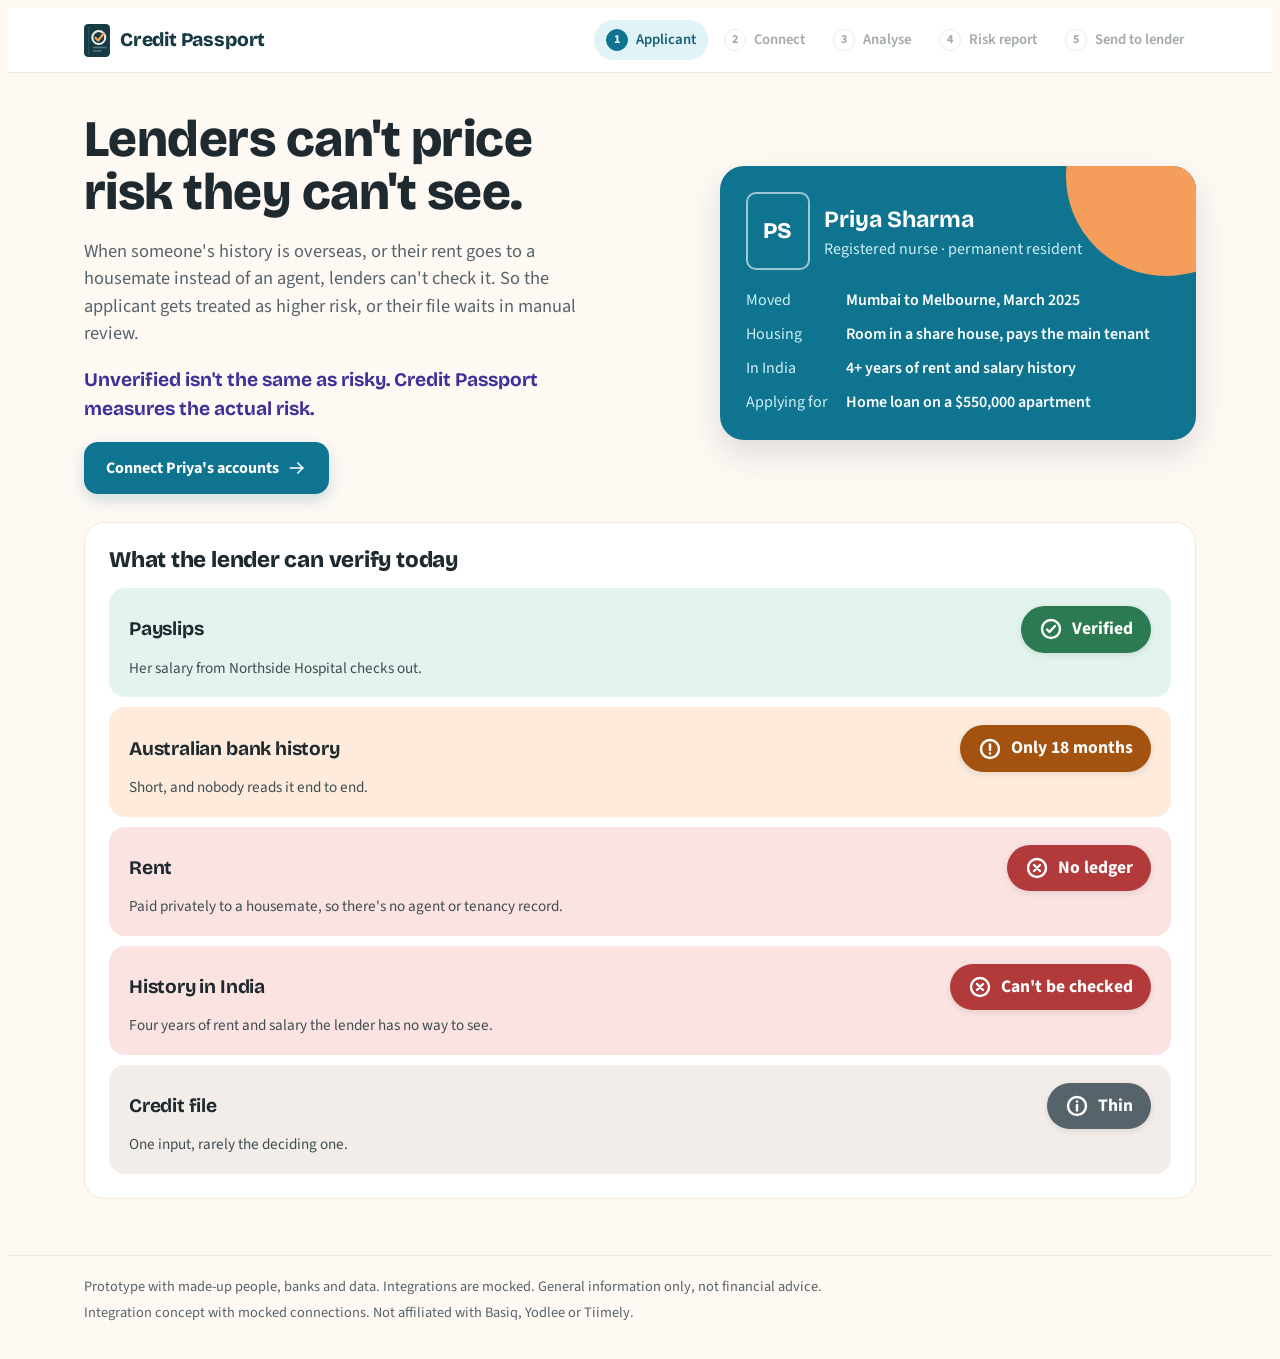
<file: index.html>
<!doctype html>
<html lang="en">
<head>
<meta charset="utf-8">
<meta name="viewport" content="width=device-width, initial-scale=1">
<title>Credit Passport</title>
<link rel="preconnect" href="https://fonts.googleapis.com">
<link rel="preconnect" href="https://fonts.gstatic.com" crossorigin>
<link rel="stylesheet" href="https://fonts.googleapis.com/css2?family=Bricolage+Grotesque:opsz,wght@12..96,600;12..96,700;12..96,800&family=Source+Sans+3:wght@400;600;700&display=swap">
<style>
:root{
  color-scheme:light;
  --bg:#FFF9F4; --surface:#FFFFFF; --ink:#1F2A30; --muted:#56636A; --line:#F0E7DE; --line2:#E6DACE; --soft:#FFF3EA;
  --primary:#0E7490; --primary-dark:#155E75; --primary-tint:#E0F4F8; --on-dark:#CFEFF6;
  --violet:#5646C8; --violet-ink:#3E329A; --violet-tint:#ECE9FF;
  --apricot:#F59E5B; --apricot-tint:#FFEBDC;
  --low:#2C7A52; --low-tint:#E3F4EE; --mod:#A4520F; --mod-tint:#FFEBDC; --high:#B23A3A; --high-tint:#FBE3E1; --grey-tint:#F2EDE8;
  --display:"Bricolage Grotesque","Segoe UI",system-ui,sans-serif;
  --body:"Source Sans 3","Segoe UI",system-ui,-apple-system,sans-serif;
  --mono:ui-monospace,"SFMono-Regular",Menlo,Consolas,monospace;
}
*{box-sizing:border-box}
[hidden]{display:none!important}
body{background:var(--bg);color:var(--ink);font-family:var(--body);font-size:16px;line-height:1.5}
::selection{background:#C5ECF3;color:var(--ink)}
:focus-visible{outline:3px solid var(--primary);outline-offset:2px;border-radius:6px}
h1,h2,h3{font-family:var(--display);margin:0;text-wrap:balance;letter-spacing:-0.01em}
h1{font-size:clamp(2rem,4.6vw,3.2rem);line-height:1.04;font-weight:800}
h2{font-size:clamp(1.5rem,2.6vw,1.9rem);line-height:1.15;font-weight:800}
h3{font-size:1.1rem;font-weight:700;line-height:1.25}
p{margin:0}
button,input{font:inherit;color:inherit}
.num{font-variant-numeric:tabular-nums}
.muted{color:var(--muted)}
.small{font-size:.92rem}
.wrap{max-width:1160px;margin:0 auto;padding-inline:24px}

/* site header */
.site{background:var(--surface);border-bottom:1px solid var(--line);position:sticky;top:env(safe-area-inset-top,0px);z-index:10}
.site .wrap{display:flex;align-items:center;gap:24px;min-height:64px;flex-wrap:wrap;padding-block:8px}
.brand{display:flex;align-items:center;gap:10px;font-family:var(--display);font-weight:800;font-size:1.2rem;letter-spacing:-0.01em;white-space:nowrap;color:#173B45;text-decoration:none}
.brand i{width:28px;height:34px;border-radius:7px;background:var(--primary);color:#fff;display:grid;place-items:center;font-style:normal;font-size:.7rem}
.steps{display:flex;gap:4px;list-style:none;margin:0 0 0 auto;padding:0;overflow-x:auto}
.steps button{background:none;border:0;border-radius:999px;padding:8px 12px;display:flex;align-items:center;gap:8px;cursor:pointer;white-space:nowrap;color:var(--muted);font-weight:600;font-size:.92rem;min-height:40px}
.steps button i{font-style:normal;width:22px;height:22px;border-radius:50%;display:grid;place-items:center;font-size:.76rem;font-weight:700;border:1.5px solid var(--line2)}
.steps button[aria-current="step"]{background:var(--primary-tint);color:var(--primary-dark)}
.steps button[aria-current="step"] i{background:var(--primary);border-color:var(--primary);color:#fff}
.steps button.done i{background:var(--primary-tint);border-color:var(--primary-tint);color:var(--primary)}
.steps button:disabled{cursor:default;opacity:.55}

main{padding-block:40px 56px}
.screen{display:flex;flex-direction:column;gap:28px}
.card{background:var(--surface);border:1px solid var(--line);border-radius:20px;padding:24px}
.btn{display:inline-flex;align-items:center;justify-content:center;gap:8px;background:var(--primary);color:#fff;border:0;border-radius:14px;padding:0 22px;min-height:52px;font-weight:700;font-size:1rem;cursor:pointer;box-shadow:0 6px 16px rgba(14,116,144,.22);text-decoration:none}
.btn:hover{background:var(--primary-dark)}
.btn:disabled{opacity:.45;cursor:not-allowed;box-shadow:none}
.btn.ghost{background:var(--surface);color:var(--ink);border:1px solid var(--line2);box-shadow:none}
.btn.ghost:hover{background:var(--soft)}
.actions{display:flex;gap:12px;flex-wrap:wrap;align-items:center}
.chip{display:inline-flex;align-items:center;gap:6px;border-radius:999px;padding:3px 11px;font-size:.82rem;font-weight:700;white-space:nowrap}
.chip.low{background:var(--low-tint);color:var(--low)} .chip.moderate{background:var(--mod-tint);color:var(--mod)} .chip.high{background:var(--high-tint);color:var(--high)}
.chip.grey{background:var(--grey-tint);color:var(--muted)} .chip.violet{background:var(--violet-tint);color:var(--violet-ink)} .chip.mock{background:var(--grey-tint);color:var(--muted);font-weight:600}
.ico{width:20px;height:20px;flex:none;stroke:currentColor;fill:none;stroke-width:2;stroke-linecap:round;stroke-linejoin:round}

/* 1 applicant */
.hero{display:grid;grid-template-columns:1.25fr 1fr;gap:40px;align-items:center}
.hero-copy{display:flex;flex-direction:column;gap:18px}
.hero-copy p.lead{font-size:1.15rem;color:var(--muted);max-width:56ch}
.tag{font-family:var(--display);font-weight:700;font-size:1.2rem;color:var(--violet-ink);max-width:36ch}
.person{position:relative;overflow:hidden;background:var(--primary);color:#fff;border-radius:24px;padding:26px;display:flex;flex-direction:column;gap:18px;box-shadow:0 14px 32px rgba(31,42,48,.14)}
.person::before{content:"";position:absolute;width:200px;height:200px;border-radius:50%;background:var(--apricot);right:-70px;top:-90px}
.person > *{position:relative}
.who{display:flex;gap:14px;align-items:center}
.photo{width:64px;height:78px;border:2px solid rgba(255,255,255,.6);border-radius:10px;display:grid;place-items:center;font-family:var(--display);font-weight:800;font-size:1.4rem;flex:none}
.who b{font-family:var(--display);font-size:1.45rem;display:block}
.who span{color:var(--on-dark)}
dl.facts{margin:0;display:grid;grid-template-columns:auto 1fr;gap:10px 18px}
dl.facts dt{color:var(--on-dark)} dl.facts dd{margin:0;font-weight:600}
.verify{display:flex;flex-direction:column}
.verify li{display:grid;grid-template-columns:1fr auto;gap:4px 16px;align-items:center;padding:14px 0;border-top:1px solid var(--line)}
.verify li:first-child{border-top:0;padding-top:4px}
.verify li p{grid-column:1/-1;color:var(--muted);font-size:.95rem}
ul.clean{list-style:none;margin:0;padding:0}

/* 2 connect */
.providers{display:grid;grid-template-columns:1fr 1fr;gap:20px}
.provider{display:flex;flex-direction:column;gap:14px}
.provider .top{display:flex;justify-content:space-between;align-items:flex-start;gap:12px}
.bankrow{display:flex;gap:12px;align-items:center}
.bl{width:44px;height:44px;border-radius:12px;display:grid;place-items:center;color:#fff;font-weight:800;font-size:.85rem;flex:none}
.accts{display:flex;flex-direction:column;gap:6px;font-size:.95rem}
.status{display:flex;gap:8px;align-items:center;font-weight:700;min-height:52px}
.status.ok{color:var(--low)}
.hint{display:flex;gap:10px;align-items:center;background:var(--violet-tint);color:var(--violet-ink);border-radius:14px;padding:14px 16px;font-weight:600}

/* 3 analyse */
.bar{height:8px;background:var(--line);border-radius:4px;overflow:hidden}
.bar div{height:100%;width:0;background:var(--primary);transition:width .12s linear}
.tablewrap{overflow-x:auto;border:1px solid var(--line);border-radius:16px;background:var(--surface)}
table{border-collapse:collapse;width:100%;font-size:.95rem;font-variant-numeric:tabular-nums}
th,td{padding:12px 16px;text-align:left;border-bottom:1px solid var(--line);vertical-align:top}
th{font-weight:700;color:var(--muted);font-size:.85rem;background:var(--soft);position:sticky;top:0}
tbody tr:last-child td{border-bottom:0}
td.payee{font-family:var(--mono);font-size:.85rem;white-space:nowrap}
tr.show{background:var(--violet-tint)}
tr.reveal{animation:rev .35s ease both}
@keyframes rev{from{opacity:0;transform:translateY(-4px)}to{opacity:1;transform:none}}
tr.late td{background:var(--mod-tint);color:#7A3A09;font-weight:700}

/* 4 report */
.rhead{position:relative;overflow:hidden;background:var(--primary-dark);color:#fff;border-radius:24px;padding:26px 28px;display:grid;grid-template-columns:1fr auto;gap:24px;align-items:center}
.rhead::before{content:"";position:absolute;width:260px;height:260px;border-radius:50%;background:var(--apricot);right:-90px;bottom:-170px;opacity:.9}
.rhead > *{position:relative}
.rhead .srcs{display:flex;gap:8px;flex-wrap:wrap;margin-top:12px}
.rhead .src{background:rgba(255,255,255,.14);border-radius:999px;padding:4px 12px;font-size:.88rem}
.rhead .src.off{background:transparent;border:1px dashed rgba(255,255,255,.45);color:var(--on-dark)}
.overall{background:#fff;color:var(--ink);border-radius:18px;padding:16px 20px;min-width:230px;display:flex;flex-direction:column;gap:4px}
.overall b{font-family:var(--display);font-size:1.6rem;line-height:1.1}
.overall.low b{color:var(--low)} .overall.moderate b{color:var(--mod)} .overall.high b{color:var(--high)}
.overall.pulse{animation:pulse 1s ease-out}
@keyframes pulse{0%{box-shadow:0 0 0 0 rgba(245,158,91,.9)}100%{box-shadow:0 0 0 18px rgba(245,158,91,0)}}
.rgrid{display:grid;grid-template-columns:340px 1fr;gap:28px;align-items:start}
.side{position:sticky;top:88px;display:flex;flex-direction:column;gap:20px}
.slider{display:flex;flex-direction:column;gap:6px}
.slider label{display:flex;justify-content:space-between;font-weight:700;gap:10px}
.slider output{font-variant-numeric:tabular-nums}
input[type=range]{width:100%;accent-color:var(--primary);height:28px}
dl.kv{margin:0;display:grid;grid-template-columns:1fr auto;gap:8px 12px;font-size:.95rem}
dl.kv dt{color:var(--muted)} dl.kv dd{margin:0;font-weight:700;text-align:right;font-variant-numeric:tabular-nums}
.lever{background:var(--violet-tint);border:0}
.lever p{color:var(--violet-ink)}
.factors{display:flex;flex-direction:column;gap:12px}
.factor{background:var(--surface);border:1px solid var(--line);border-radius:18px}
.factor > button{width:100%;background:none;border:0;padding:18px 20px;display:grid;grid-template-columns:auto 1fr auto;gap:14px;align-items:center;text-align:left;cursor:pointer;border-radius:18px}
.factor > button:hover{background:var(--soft)}
.factor .fname{font-family:var(--display);font-weight:700;font-size:1.08rem}
.factor .ffind{color:var(--muted);font-size:.97rem}
.factor .chev{transition:transform .2s}
.factor [aria-expanded="true"] .chev{transform:rotate(180deg)}
.factor .ev{padding:0 20px 20px;display:flex;flex-direction:column;gap:12px}
.factor .ev .tablewrap{max-height:320px;overflow:auto}
.lvl{width:12px;height:12px;border-radius:50%}
.lvl.low{background:var(--low)} .lvl.moderate{background:var(--mod)} .lvl.high{background:var(--high)}

/* 5 send */
.flow{display:grid;grid-template-columns:1fr auto 1.1fr auto 1fr;gap:14px;align-items:center}
.flow .col{display:flex;flex-direction:column;gap:10px}
.node{background:var(--surface);border:1px solid var(--line);border-radius:16px;padding:14px 16px;display:flex;flex-direction:column;gap:2px}
.node.off{border-style:dashed;color:var(--muted)}
.node.core{background:var(--primary);color:#fff;border-color:var(--primary);padding:20px}
.node.core span{color:var(--on-dark)}
.node b{font-family:var(--display)}
.arrow{color:var(--muted);display:grid;place-items:center}
.two{display:grid;grid-template-columns:1.2fr 1fr;gap:24px;align-items:start}
.list li{display:flex;gap:12px;align-items:flex-start;padding:10px 0}
details summary{cursor:pointer;font-weight:700;color:var(--primary);min-height:44px;display:flex;align-items:center}
pre.json{font-family:var(--mono);font-size:.8rem;background:#1F2A30;color:#E6EFEA;border-radius:14px;padding:16px;overflow:auto;max-height:340px;margin:8px 0 0}
.sent{display:flex;gap:10px;align-items:center;color:var(--low);font-weight:700}

footer.site-foot{border-top:1px solid var(--line);padding-block:20px 28px;color:var(--muted);font-size:.9rem}
footer.site-foot .wrap{display:flex;flex-direction:column;gap:4px}
.toast{position:fixed;left:50%;bottom:calc(24px + env(safe-area-inset-bottom,0px));transform:translateX(-50%);background:var(--ink);color:#fff;padding:12px 20px;border-radius:12px;font-weight:700;opacity:0;transition:opacity .2s;pointer-events:none;max-width:calc(100% - 32px);text-align:center;z-index:20}
.toast.show{opacity:1}

@media (max-width:920px){
  .hero,.providers,.two,.rgrid,.rhead{grid-template-columns:1fr}
  .side{position:static}
  .flow{grid-template-columns:1fr}
  .flow .arrow svg{transform:rotate(90deg)}
  .overall{min-width:0}
}
@media (max-width:560px){
  .wrap{padding-inline:16px}
  main{padding-block:28px 40px}
  .card{padding:18px}
  .factor > button{grid-template-columns:auto 1fr;padding:16px}
  .factor > button > span:last-child{grid-column:2;justify-self:start}
  .factor > button .chev{display:none}
  .factor .ev table{min-width:520px}
  .steps{margin-left:0;width:100%}
  .steps button span{display:none}
  .steps button[aria-current="step"] span{display:inline}
}

/* report v2: lower density */
.rhead{grid-template-columns:1fr 400px;padding:32px;gap:32px}
.rid{display:flex;flex-direction:column;gap:14px}
.rsum{font-size:1.15rem;line-height:1.5;color:#fff;max-width:46ch}
.scorebox{background:#fff;color:var(--ink);border-radius:22px;padding:24px 26px;display:flex;flex-direction:column;gap:10px;box-shadow:0 10px 30px rgba(0,0,0,.18)}
.scorebox.pulse{animation:pulse 1s ease-out}
.scoretop{display:flex;align-items:flex-end;gap:12px}
.scorenum{font-family:var(--display);font-weight:800;font-size:5.5rem;line-height:.85;letter-spacing:-0.03em}
.scoreof{color:var(--muted);font-size:.95rem;line-height:1.25;padding-bottom:6px}
.rating{font-family:var(--display);font-size:2rem;line-height:1.1}
.scorebox.low .scorenum,.scorebox.low .rating{color:var(--low)}
.scorebox.moderate .scorenum,.scorebox.moderate .rating{color:var(--mod)}
.scorebox.high .scorenum,.scorebox.high .rating{color:var(--high)}
.scale{position:relative;height:10px;border-radius:5px;background:linear-gradient(90deg,var(--low-tint) 0 25%,var(--mod-tint) 25% 50%,var(--high-tint) 50% 100%);margin-top:6px}
.marker{position:absolute;top:50%;width:20px;height:20px;border-radius:50%;background:var(--ink);border:3px solid #fff;box-shadow:0 1px 4px rgba(0,0,0,.3);transform:translate(-50%,-50%);transition:left .3s ease}
.scale-l{display:flex;justify-content:space-between;color:var(--muted);font-size:.85rem}
.scenario{display:flex;flex-direction:column;gap:18px;padding:28px}
.scen-head{display:flex;justify-content:space-between;align-items:center;gap:12px;flex-wrap:wrap}
.sliders{display:grid;grid-template-columns:repeat(3,minmax(0,1fr));gap:32px}
.scen-out{font-size:1.1rem;color:var(--muted)}
.scen-out b{color:var(--ink)}
.lever-line{display:flex;gap:16px;align-items:center;justify-content:space-between;flex-wrap:wrap;background:var(--violet-tint);border-radius:14px;padding:14px 18px}
.lever-line p{color:var(--violet-ink);max-width:70ch}
.fsec{display:flex;flex-direction:column;gap:14px}
.fh{font-size:1.4rem}
.factor.big > button{padding:22px 24px}
.factor.big .fname{font-size:1.25rem}
.goodlist{background:var(--surface);border:1px solid var(--line);border-radius:18px;overflow:hidden}
.goodlist .factor{border:0;border-radius:0;border-top:1px solid var(--line)}
.goodlist .factor:first-child{border-top:0}
.goodlist .factor > button{border-radius:0;padding:16px 22px}
@media (max-width:920px){ .rhead{grid-template-columns:1fr;padding:22px} .sliders{grid-template-columns:1fr;gap:18px} }
@media (max-width:560px){ .scorenum{font-size:4.2rem} .rating{font-size:1.6rem} .scenario{padding:18px} }

/* verify list v2: louder status */
.verify{gap:10px;margin-top:16px!important}
.verify li,.verify li:first-child{border-top:0;border-radius:16px;padding:18px 20px}
.verify li[data-s="low"]{background:var(--low-tint)} .verify li[data-s="moderate"]{background:var(--mod-tint)} .verify li[data-s="high"]{background:var(--high-tint)} .verify li[data-s="grey"]{background:var(--grey-tint)}
.verify li p{color:#3F4C52}
.verify .chip{font-size:1.1rem;padding:10px 18px;gap:9px;color:#fff;box-shadow:0 2px 6px rgba(31,42,48,.12)}
.verify .chip .ico{width:24px!important;height:24px!important;stroke-width:2.4}
.verify li[data-s="low"] .chip{background:var(--low)} .verify li[data-s="moderate"] .chip{background:var(--mod)} .verify li[data-s="high"] .chip{background:var(--high)} .verify li[data-s="grey"] .chip{background:var(--muted)}
.verify h3{font-size:1.2rem}
@media (max-width:560px){ .verify li{grid-template-columns:1fr} .verify .chip{justify-self:start;grid-row:1} }

/* lender preview (scaled 1920x1080 frame) */
.lvwrap{position:relative;width:100%;aspect-ratio:16/9;overflow:hidden;border-radius:14px;border:1px solid var(--line2);background:#F3F5F8;box-shadow:0 10px 30px rgba(31,42,48,.12)}
.lv{position:absolute;left:0;top:0;width:1920px;height:1080px;transform-origin:0 0;background:#F3F5F8;font-family:var(--body);color:#1F2A30;font-size:18px;line-height:1.4;font-variant-numeric:tabular-nums}
.lv h2,.lv h3,.lv .d{font-family:var(--display);margin:0;letter-spacing:-.01em}
.lv .top{height:76px;background:#fff;border-bottom:1px solid #E3E8EE;display:flex;align-items:center;padding:0 48px;gap:18px}
.lv .lmark{width:36px;height:36px;border-radius:10px;background:#2B3A67;color:#fff;display:grid;place-items:center;font-family:var(--display);font-weight:800;font-size:15px}
.lv .lname{font-family:var(--display);font-weight:700;font-size:22px}.lv .sep{color:#8A96A3}.lv .right{margin-left:auto;display:flex;gap:28px;color:#56636A}
.lv .grid{display:grid;grid-template-columns:430px 1fr 400px;gap:28px;padding:28px 48px}
.lv .lcard{background:#fff;border:1px solid #E3E8EE;border-radius:20px;padding:26px}
.lv .col{display:flex;flex-direction:column;gap:24px}
.lv .lbl{color:#56636A;font-size:16px}
.lv dl{margin:14px 0 0;display:grid;grid-template-columns:1fr auto;gap:10px 16px}.lv dt{color:#56636A}.lv dd{margin:0;font-weight:700;text-align:right}
.lv .cp{border:2px solid #0E7490;border-radius:24px;background:#fff;overflow:hidden}
.lv .cphead{display:flex;align-items:center;gap:12px;padding:18px 26px;background:#FFF9F4;border-bottom:1px solid #F0E7DE}
.lv .cphead h2{font-size:22px;color:#173B45}.lv .ver{margin-left:auto;display:flex;align-items:center;gap:8px;background:#E3F4EE;color:#2C7A52;font-weight:700;border-radius:999px;padding:5px 14px;font-size:16px}
.lv .hero{display:grid;grid-template-columns:auto 1fr;gap:36px;padding:26px;align-items:center;border-bottom:1px solid #F0E7DE}
.lv .bignum{font-family:var(--display);font-weight:800;font-size:120px;line-height:.8;letter-spacing:-.04em}
.lv .of{color:#56636A;font-size:18px;margin-top:10px}
.lv .lrating{font-family:var(--display);font-weight:800;font-size:40px;line-height:1}
.lv .lscale{position:relative;height:12px;border-radius:6px;background:linear-gradient(90deg,#E3F4EE 0 25%,#FFEBDC 25% 50%,#FBE3E1 50%);margin:18px 0 8px}
.lv .mk{position:absolute;top:50%;width:24px;height:24px;border-radius:50%;background:#1F2A30;border:4px solid #fff;box-shadow:0 1px 5px rgba(0,0,0,.3);transform:translate(-50%,-50%)}
.lv .sl{display:flex;justify-content:space-between;color:#56636A;font-size:15px}
.lv .lsrcs{display:flex;gap:10px;margin-top:16px;flex-wrap:wrap}.lv .lsrc{background:#F3F5F8;border-radius:999px;padding:5px 14px;font-size:15px;color:#3F4C52}
.lv .fsec2{padding:18px 26px 6px}.lv .fsec2 h3{font-size:19px;margin-bottom:4px}
.lv .frow{display:flex;align-items:center;gap:14px;padding:8px 0;border-top:1px solid #F0E7DE}.lv .fsec2 h3+.frow{border-top:0}
.lv .dot{width:12px;height:12px;border-radius:50%;flex:none}.lv .ft{flex:1;display:flex;flex-direction:column}.lv .ft span{color:#56636A;font-size:16px}
.lv .lchip{border-radius:999px;padding:3px 12px;font-weight:700;font-size:15px}
.lv ul{list-style:none;margin:14px 0 0;padding:0;display:flex;flex-direction:column;gap:12px}.lv li{display:flex;gap:10px}
.lv .ic{width:22px;height:22px;flex:none;stroke-width:2;fill:none;stroke-linecap:round;stroke-linejoin:round}
.lv .lbtn{display:flex;align-items:center;justify-content:center;height:54px;border-radius:14px;font-weight:700;font-size:18px}
.lv .lbtn.p{background:#2B3A67;color:#fff}.lv .lbtn.g{border:1px solid #D5DCE4;color:#1F2A30;background:#fff}
.lv .foot{position:absolute;right:48px;bottom:18px;color:#8A96A3;font-size:14px}
@media (prefers-reduced-motion:reduce){*{animation:none!important;transition:none!important}}
</style>
</head>
<body>
<svg width="0" height="0" style="position:absolute" aria-hidden="true">
  <symbol id="i-check" viewBox="0 0 24 24"><circle cx="12" cy="12" r="9"/><path d="M8 12.5l2.5 2.5 5.5-6"/></symbol>
  <symbol id="i-alert" viewBox="0 0 24 24"><circle cx="12" cy="12" r="9"/><path d="M12 7.5v5.5"/><path d="M12 16.5v.01"/></symbol>
  <symbol id="i-x" viewBox="0 0 24 24"><circle cx="12" cy="12" r="9"/><path d="M9 9l6 6M15 9l-6 6"/></symbol>
  <symbol id="i-info" viewBox="0 0 24 24"><circle cx="12" cy="12" r="9"/><path d="M12 11v5.5"/><path d="M12 7.5v.01"/></symbol>
  <symbol id="i-lock" viewBox="0 0 24 24"><rect x="5" y="11" width="14" height="10" rx="2"/><path d="M8 11V7a4 4 0 0 1 8 0v4"/></symbol>
  <symbol id="i-chev" viewBox="0 0 24 24"><path d="M6 9l6 6 6-6"/></symbol>
  <symbol id="i-arrow" viewBox="0 0 24 24"><path d="M4 12h15"/><path d="M13 6l6 6-6 6"/></symbol>
  <symbol id="i-spark" viewBox="0 0 24 24"><path d="M12 3v4M12 17v4M3 12h4M17 12h4M6 6l2.5 2.5M15.5 15.5L18 18M6 18l2.5-2.5M15.5 8.5L18 6"/></symbol>
</svg>

<header class="site">
  <div class="wrap">
    <a class="brand" href="#" aria-label="Credit Passport, start over" onclick="return false"><svg width="26" height="33" viewBox="0 0 44 56" aria-hidden="true"><rect width="44" height="56" rx="7" fill="#173B45"/><path d="M7.5 4v48" stroke="#2E5A63" stroke-width="1.5"/><circle cx="25" cy="23" r="11" fill="none" stroke="#E8EEEA" stroke-width="3.5"/><path d="M19.5 23.5l4.5 4.5 9.5-12" fill="none" stroke="#F59E5B" stroke-width="4" stroke-linecap="round" stroke-linejoin="round"/><path d="M16 40h21M16 46h13" stroke="#4F7A83" stroke-width="2.5" stroke-linecap="round"/></svg><span>Credit Passport</span></a>
    <ol class="steps" id="steps" aria-label="Demo steps"></ol>
  </div>
</header>

<main class="wrap">
  <!-- 1 APPLICANT -->
  <section class="screen" id="s1">
    <div class="hero">
      <div class="hero-copy">
        <h1>Lenders can't price risk they can't see.</h1>
        <p class="lead">When someone's history is overseas, or their rent goes to a housemate instead of an agent, lenders can't check it. So the applicant gets treated as higher risk, or their file waits in manual review.</p>
        <p class="tag">Unverified isn't the same as risky. Credit Passport measures the actual risk.</p>
        <div class="actions"><button class="btn" data-go="2">Connect Priya's accounts <svg class="ico"><use href="#i-arrow"/></svg></button></div>
      </div>
      <div class="person" aria-label="Applicant">
        <div class="who"><div class="photo" aria-hidden="true">PS</div><div><b>Priya Sharma</b><span>Registered nurse · permanent resident</span></div></div>
        <dl class="facts">
          <dt>Moved</dt><dd>Mumbai to Melbourne, March 2025</dd>
          <dt>Housing</dt><dd>Room in a share house, pays the main tenant</dd>
          <dt>In India</dt><dd>4+ years of rent and salary history</dd>
          <dt>Applying for</dt><dd>Home loan on a $550,000 apartment</dd>
        </dl>
      </div>
    </div>
    <div class="card">
      <h2 style="font-size:1.4rem">What the lender can verify today</h2>
      <ul class="clean verify" style="margin-top:12px">
        <li data-s="low"><h3>Payslips</h3><span class="chip low"><svg class="ico" style="width:16px;height:16px"><use href="#i-check"/></svg>Verified</span><p>Her salary from Northside Hospital checks out.</p></li>
        <li data-s="moderate"><h3>Australian bank history</h3><span class="chip moderate"><svg class="ico" style="width:16px;height:16px"><use href="#i-alert"/></svg>Only 18 months</span><p>Short, and nobody reads it end to end.</p></li>
        <li data-s="high"><h3>Rent</h3><span class="chip high"><svg class="ico" style="width:16px;height:16px"><use href="#i-x"/></svg>No ledger</span><p>Paid privately to a housemate, so there's no agent or tenancy record.</p></li>
        <li data-s="high"><h3>History in India</h3><span class="chip high"><svg class="ico" style="width:16px;height:16px"><use href="#i-x"/></svg>Can't be checked</span><p>Four years of rent and salary the lender has no way to see.</p></li>
        <li data-s="grey"><h3>Credit file</h3><span class="chip grey"><svg class="ico" style="width:16px;height:16px"><use href="#i-info"/></svg>Thin</span><p>One input, rarely the deciding one.</p></li>
      </ul>
    </div>
  </section>

  <!-- 2 CONNECT -->
  <section class="screen" id="s2" hidden>
    <div style="display:flex;flex-direction:column;gap:8px">
      <h2>Connect Priya's accounts</h2>
      <p class="muted" style="max-width:62ch">Banks send the data straight to Credit Passport, read-only. Priya can't edit it, and she can stop sharing at any time.</p>
    </div>
    <div class="providers">
      <div class="card provider">
        <div class="top"><h3>Australian accounts</h3><span class="chip mock">Basiq · mocked</span></div>
        <div class="bankrow"><span class="bl" style="background:#2F5DA8">HB</span><div><b>Harbourside Bank</b><div class="muted small">Consumer Data Right (open banking)</div></div></div>
        <div class="accts num"><span>Everyday ••4471</span><span>Goal Saver ••9902</span></div>
        <div id="au-status"><button class="btn" id="au-connect">Connect Harbourside Bank</button></div>
      </div>
      <div class="card provider">
        <div class="top"><h3>Overseas accounts</h3><div class="actions" style="gap:6px"><span class="chip violet">Optional</span><span class="chip mock">Yodlee · mocked</span></div></div>
        <div class="bankrow"><span class="bl" style="background:#B4532A">SBI</span><div><b>State Bank of India</b><div class="muted small">India's Account Aggregator network</div></div></div>
        <div class="accts num"><span>Savings ••2208</span><span class="muted">Jan 2021 – Feb 2025, in rupees</span></div>
        <div id="in-status"><button class="btn ghost" id="in-connect">Connect State Bank of India</button></div>
      </div>
    </div>
    <p class="hint"><svg class="ico"><use href="#i-spark"/></svg>Try skipping India and see how the risk report changes.</p>
    <div class="actions"><button class="btn" id="to-analyse" disabled>Analyse transactions</button><button class="btn ghost" data-go="1">Back</button></div>
  </section>

  <!-- 3 ANALYSE -->
  <section class="screen" id="s3" hidden>
    <div style="display:flex;justify-content:space-between;gap:16px;flex-wrap:wrap;align-items:flex-end">
      <div style="display:flex;flex-direction:column;gap:8px">
        <h2 id="an-title" class="num">Reading transactions</h2>
        <p class="muted" style="max-width:66ch">Payees are grouped by name, amount and note, with account numbers removed. Only those summaries go to the AI. Plain code does all the counting.</p>
      </div>
      <span class="chip moderate" id="src-badge" title="The AI step is using a saved response">Offline backup</span>
    </div>
    <div class="bar" aria-hidden="true"><div id="an-bar"></div></div>
    <div class="tablewrap">
      <table>
        <thead><tr><th>Payee group</th><th>Pattern</th><th>AI decision</th><th>Reason</th></tr></thead>
        <tbody id="an-rows"></tbody>
      </table>
    </div>
    <p class="muted small">The three highlighted rows all go to the same housemate. The AI separates rent from a bill share and a one-off personal payment.</p>
    <div class="actions"><button class="btn" id="to-report" disabled>See the risk report</button></div>
  </section>

  <!-- 4 REPORT -->
  <section class="screen" id="s4" hidden>
    <div class="rhead">
      <div class="rid">
        <div class="who"><div class="photo" aria-hidden="true">PS</div><div><h2 style="color:#fff;font-size:1.8rem">Priya Sharma</h2><span style="color:var(--on-dark)">Home loan applicant · 24 Sep 2026</span></div></div>
        <p class="rsum" id="summary"></p>
        <div class="srcs" id="r-srcs"></div>
      </div>
      <div class="scorebox" id="overall" aria-live="polite">
        <div class="scoretop"><span class="scorenum num" id="sc-num"></span><span class="scoreof">out of 100<br>risk score</span></div>
        <b class="rating" id="sc-rating"></b>
        <div class="scale" aria-hidden="true"><span class="marker" id="sc-marker"></span></div>
        <div class="scale-l"><span>Lower risk</span><span>Higher risk</span></div>
      </div>
    </div>

    <div class="card scenario">
      <div class="scen-head"><h3>Loan scenario</h3><span class="chip mock">Serviceability via Tiimely · mocked</span></div>
      <div class="sliders">
        <div class="slider"><label for="sl-price">Property price <output id="o-price" for="sl-price"></output></label><input type="range" id="sl-price" min="300000" max="900000" step="5000" value="550000"></div>
        <div class="slider"><label for="sl-dep">Deposit <output id="o-dep" for="sl-dep"></output></label><input type="range" id="sl-dep" min="20000" max="200000" step="5000" value="110000"></div>
        <div class="slider"><label for="sl-rate">Interest rate <output id="o-rate" for="sl-rate"></output></label><input type="range" id="sl-rate" min="4" max="9" step="0.1" value="6"></div>
      </div>
      <p class="scen-out num" id="kv"></p>
      <div class="lever-line"><p id="lever-text"></p><button class="btn ghost" id="lever-btn">Try this price</button></div>
    </div>

    <div class="fsec" id="attn-sec">
      <h2 class="fh" id="attn-title">Needs attention</h2>
      <div class="factors" id="factors-attn"></div>
    </div>
    <div class="fsec">
      <h2 class="fh" id="good-title">Looking good</h2>
      <div class="goodlist" id="factors-good"></div>
      <p class="muted small">Tap any factor to see the evidence. Thresholds are illustrative, for this prototype.</p>
    </div>
    <div class="actions"><button class="btn" data-go="5">Send to lender <svg class="ico"><use href="#i-arrow"/></svg></button></div>
  </section>

  <!-- 5 SEND -->
  <section class="screen" id="s5" hidden>
    <div style="display:flex;flex-direction:column;gap:8px">
      <h2>Send the risk profile to the lender</h2>
      <p class="muted" style="max-width:62ch">Priya approves the share. The lender's decision system receives the profile, not her bank statements.</p>
    </div>
    <div class="flow" aria-label="How the data flows">
      <div class="col">
        <div class="node"><b>Basiq</b><span class="muted small">Harbourside Bank, Australia</span></div>
        <div class="node" id="flow-in"><b>Yodlee</b><span class="muted small">State Bank of India</span></div>
      </div>
      <div class="arrow"><svg class="ico" style="width:28px;height:28px"><use href="#i-arrow"/></svg></div>
      <div class="node core"><b style="font-size:1.2rem">Credit Passport</b><span>Labels payees, measures 8 risk factors</span></div>
      <div class="arrow"><svg class="ico" style="width:28px;height:28px"><use href="#i-arrow"/></svg></div>
      <div class="node"><b>Tiimely</b><span class="muted small">Southgate Home Loans' decision system</span></div>
    </div>
    <div class="two">
      <div class="card" style="display:flex;flex-direction:column;gap:12px">
        <h3>What the lender receives</h3>
        <ul class="clean list" id="receives"></ul>
        <details><summary>See the data sent</summary><pre class="json" id="payload"></pre></details>
      </div>
      <div class="card" style="display:flex;flex-direction:column;gap:12px">
        <h3>What stays private</h3>
        <ul class="clean list">
          <li><svg class="ico" style="color:var(--primary)"><use href="#i-lock"/></svg><span>Everyday spending is never shared, only the totals used in the factors.</span></li>
          <li><svg class="ico" style="color:var(--primary)"><use href="#i-lock"/></svg><span>The housemate's name is hidden everywhere.</span></li>
          <li><svg class="ico" style="color:var(--primary)"><use href="#i-lock"/></svg><span>Raw bank data is deleted once the profile is built.</span></li>
          <li><svg class="ico" style="color:var(--primary)"><use href="#i-lock"/></svg><span>Priya approves every share, and can stop it.</span></li>
        </ul>
      </div>
    </div>
    <div class="card" style="display:flex;flex-direction:column;gap:12px">
      <div><h3>What your lender sees</h3><p class="muted small">A preview of Priya's profile inside the lender's review screen, using the scenario you set.</p></div>
      <div class="lvwrap" id="lvwrap"><div class="lv" id="lv"></div></div>
    </div>
    <div class="actions">
      <button class="btn" id="send">Send risk profile to lender</button>
      <span class="sent" id="sent" hidden><svg class="ico"><use href="#i-check"/></svg><span id="sent-text"></span></span>
      <button class="btn ghost" id="restart" style="margin-left:auto">Start over</button>
    </div>
  </section>
</main>

<footer class="site-foot">
  <div class="wrap">
    <p>Prototype with made-up people, banks and data. Integrations are mocked. General information only, not financial advice.</p>
    <p>Integration concept with mocked connections. Not affiliated with Basiq, Yodlee or Tiimely.</p>
  </div>
</footer>
<div class="toast" id="toast" role="status" aria-live="polite"></div>
<script>
/* ===== Credit Passport engine: mock data, grouping, labels, risk ===== */
var CP = (function(){
const DAY = 864e5;
const U = (y,m,d) => Date.UTC(y,m-1,d);
const iso = t => new Date(t).toISOString().slice(0,10);
const START = U(2025,4,1), TODAY = U(2026,9,24);
const r2 = x => Math.round(x*100)/100;
const INR_AUD = 0.018;
const MON = ['Jan','Feb','Mar','Apr','May','Jun','Jul','Aug','Sep','Oct','Nov','Dec'];
const fdate = t => { const d=new Date(t); return d.getUTCDate()+' '+MON[d.getUTCMonth()]+' '+d.getUTCFullYear(); };
const fmonth = t => { const d=new Date(t); return MON[d.getUTCMonth()]+' '+d.getUTCFullYear(); };
const ym = t => { const d=new Date(t); return d.getUTCFullYear()*12+d.getUTCMonth(); };

function mulberry32(a){return function(){a|=0;a=a+0x6D2B79F5|0;let t=Math.imul(a^a>>>15,1|a);t=t+Math.imul(t^t>>>7,61|t)^t;return((t^t>>>14)>>>0)/4294967296;};}

/* ---------- Mock data: basiq.ts connectAustralianAccounts() ---------- */
function generateAU(){
  const R = mulberry32(20260924);
  const raw = [];
  const add = (t,description,amount,account,note) => { if(t<START||t>TODAY) return; raw.push({t,description,note:note||'',amount:r2(amount),account}); };
  for(let t=U(2025,4,3); t<=TODAY; t+=14*DAY) add(t,'NORTHSIDE HOSPITAL PAYROLL',3400,'everyday');
  const notes = ['rent','room 2','','rent','wk N','rent :)'];
  let k=0;
  for(let t=U(2025,4,7); t<=TODAY; t+=7*DAY,k++){ const n=notes[k%notes.length].replace('N',String(k+1)); add(t,'PAYID A NGUYEN',-260,'everyday',n); }
  for(let y=2025,m=4; y<2026||(y===2026&&m<=9); m===12?(y++,m=1):m++){
    const winter = m>=5&&m<=9;
    add(U(y,m,12),'PAYID A NGUYEN',-(55+R()*35),'everyday',winter?'gas + elec':'elec');
    add(U(y,m,5),'FASTNET INTERNET',-35,'everyday');
    add(U(y,m,(y===2025&&m===5)?24:20),'SPARK MOBILE',-45,'everyday');
    if(!(y===2025&&m===4)){
      add(U(y,m,1),'TRANSFER TO GOAL SAVER',-2000,'everyday');
      add(U(y,m,1),'TRANSFER FROM EVERYDAY',2000,'saver');
      add(U(y,m,3),'TRANSFER TO INDIA - FAMILY',-600,'everyday');
    }
  }
  add(U(2025,7,25),'PAYID A NGUYEN',-85,'everyday','concert tix');
  add(U(2025,4,10),'INTL TRANSFER IN - SBI MUMBAI',65000,'everyday');
  add(U(2025,4,11),'TRANSFER TO GOAL SAVER',-65000,'everyday');
  add(U(2025,4,11),'TRANSFER FROM EVERYDAY',65000,'saver');
  for(let j=0;j<4;j++) add(U(2025,8,4)+j*14*DAY,'NOVAPAY INSTALMENT',-62.5,'everyday');
  const shops = [['COLES',14,111,3],['WOOLWORTHS',14,111,3],['ALDI',12,90,2],['MYKI TOP UP',10,50,2],['CAFE ROSSO',6,18,3],['CHEMIST WAREHOUSE',8,60,1],['UBER EATS',18,55,2],['KMART',10,90,1],['BUNNINGS',8,95,1]];
  const wsum = shops.reduce((a,s)=>a+s[3],0);
  for(let t=START; t<=TODAY; t+=DAY){
    const n = Math.floor(R()*4);
    for(let i=0;i<n;i++){
      let p=R()*wsum, s=shops[0];
      for(const x of shops){ if(p<x[3]){s=x;break;} p-=x[3]; }
      add(t, s[0], -(s[1]+R()*(s[2]-s[1])), 'everyday');
    }
  }
  for(let y=2025,m=4; y<2026||(y===2026&&m<=8); m===12?(y++,m=1):m++){
    const end = U(y,m+1,1)-DAY;
    const bal = raw.filter(x=>x.account==='saver'&&x.t<=end).reduce((a,x)=>a+x.amount,0);
    add(end,'GOAL SAVER INTEREST',bal*0.04/12,'saver');
  }
  raw.sort((a,b)=>a.t-b.t || (a.account<b.account?-1:1) || b.amount-a.amount);
  return raw.map((x,i)=>({id:'AU'+String(i+1).padStart(4,'0'),date:iso(x.t),...x}));
}

/* ---------- Mock data: yodlee.ts connectOverseasAccounts() ---------- */
function generateIN(){
  const out=[];
  for(let y=2021,m=1; y<2025||(y===2025&&m<=2); m===12?(y++,m=1):m++){
    out.push({t:U(y,m,1),description:'SALARY - LOTUS HOSPITAL',note:'',amountINR:85000,account:'sbi'});
    out.push({t:U(y,m,5),description:'NEFT RENT - K MEHTA',note:'',amountINR:-18000,account:'sbi'});
  }
  return out.map((x,i)=>({id:'IN'+String(i+1).padStart(4,'0'),date:iso(x.t),...x,amount:r2(x.amountINR*INR_AUD)}));
}

/* ---------- Grouping (what gets sent to the AI) ---------- */
const SHOPS = ['COLES','WOOLWORTHS','ALDI','KMART','BUNNINGS','CHEMIST WAREHOUSE'];
const OUT_AND_ABOUT = ['MYKI TOP UP','CAFE ROSSO','UBER EATS'];
function groupKey(t){
  if(t.description==='PAYID A NGUYEN'){
    if(/elec|gas/i.test(t.note)) return 'PAYID A NGUYEN | energy notes';
    if(t.amount===-260) return 'PAYID A NGUYEN | rent-like notes';
    return 'PAYID A NGUYEN | "'+t.note+'"';
  }
  if(SHOPS.includes(t.description)) return 'Supermarkets and shops (6 merchants)';
  if(OUT_AND_ABOUT.includes(t.description)) return 'Transport, cafes and delivery (3 merchants)';
  if(t.description==='GOAL SAVER INTEREST') return null;
  if(t.description==='TRANSFER FROM EVERYDAY') return null;
  return t.description;
}
function buildGroups(tx){
  const map = new Map();
  for(const t of tx){ const k=groupKey(t); if(!k) continue; if(!map.has(k)) map.set(k,[]); map.get(k).push(t); }
  const groups=[];
  for(const [k,list] of map){
    const amts=list.map(t=>Math.abs(t.amount)).sort((a,b)=>a-b);
    const gaps=[]; for(let i=1;i<list.length;i++) gaps.push((list[i].t-list[i-1].t)/DAY);
    gaps.sort((a,b)=>a-b);
    const gap = gaps.length?gaps[Math.floor(gaps.length/2)]:null;
    const interval = gap===null?'once':gap<=1?'daily':gap<=8?'weekly':gap<=15?'fortnightly':gap<=32?'monthly':'irregular';
    const notes=[...new Set(list.map(t=>t.note).filter(Boolean))].slice(0,4);
    const dir = list[0].amount>0?'in':'out';
    groups.push({group:k,count:list.length,typical:amts[Math.floor(amts.length/2)],min:amts[0],max:amts[amts.length-1],interval,notes,dir,ids:list.map(t=>t.id),india:list[0].account==='sbi'});
  }
  return groups;
}

/* ---------- Saved AI response (fallback-labels.json) ---------- */
const FALLBACK_LABELS = {
  'NORTHSIDE HOSPITAL PAYROLL':['salary','Same amount every second Thursday from a hospital payroll'],
  'PAYID A NGUYEN | rent-like notes':['rent','Same person, same $260, every week. Notes vary but the pattern is rent'],
  'PAYID A NGUYEN | energy notes':['bill_share','Same person, but monthly, amount varies and notes say elec or gas, so a share of household energy bills'],
  'PAYID A NGUYEN | "concert tix"':['one_off_personal','A single payment to the same person with a note about concert tickets. Personal, not rent'],
  'SPARK MOBILE':['bill','Same amount every month to a mobile provider'],
  'FASTNET INTERNET':['bill','Same amount every month to an internet provider'],
  'INTL TRANSFER IN - SBI MUMBAI':['own_funds_overseas','One large transfer from her own bank in India, moved straight into savings'],
  'TRANSFER TO GOAL SAVER':['savings_transfer','Regular transfers into her own savings account'],
  'TRANSFER TO INDIA - FAMILY':['family_support','Fixed monthly transfer to family overseas. An ongoing commitment'],
  'NOVAPAY INSTALMENT':['bnpl','Four equal payments two weeks apart to a pay-later provider'],
  'Supermarkets and shops (6 merchants)':['everyday','Groceries and household shopping'],
  'Transport, cafes and delivery (3 merchants)':['everyday','Transport top-ups, coffee and food delivery'],
  'SALARY - LOTUS HOSPITAL':['salary','Same amount on the 1st of every month from a hospital in India'],
  'NEFT RENT - K MEHTA':['rent','Same amount to one landlord on the 5th of every month, marked as rent']
};

/* ---------- Risk engine (lib/risk.ts): plain code, no AI ---------- */
function repayment(loan, ratePct, years){ const r=ratePct/100/12, n=years*12; return r===0?loan/n:loan*r/(1-Math.pow(1+r,-n)); }
const LEVEL_ORDER={low:0,moderate:1,high:2};

function analyse(au, india, labels){
  const all = india ? au.concat(india) : au;
  const catOf = new Map();
  for(const t of all){ const k=groupKey(t); if(k&&labels[k]) catOf.set(t.id,labels[k][0]); }
  for(const t of all){ if(t.description==='GOAL SAVER INTEREST') catOf.set(t.id,'interest'); if(t.description==='TRANSFER FROM EVERYDAY') catOf.set(t.id,'savings_in'); }
  const by = (c,src) => (src||au).filter(t=>catOf.get(t.id)===c);
  const everyday = au.filter(t=>t.account==='everyday');
  const saver = au.filter(t=>t.account==='saver');
  // balances
  let bal=1200, i=0, minBal=Infinity, overdrawn=0; const dayEnd=[];
  for(let d=START; d<=TODAY; d+=DAY){ while(i<everyday.length&&everyday[i].t<=d){bal+=everyday[i].amount;i++;} dayEnd.push([d,bal]); if(bal<0) overdrawn++; }
  const everydayBal = bal;
  const saverBal = saver.reduce((a,t)=>a+t.amount,0);
  const pays = by('salary');
  let lowBeforePay={v:Infinity,t:null};
  for(const p of pays){ const prev=dayEnd.find(x=>x[0]===p.t-DAY); if(prev&&prev[1]<lowBeforePay.v) lowBeforePay={v:prev[1],t:prev[0]}; }
  // monthly window May 2025 – Aug 2026
  const m0=ym(U(2025,5,1)), m1=ym(U(2026,8,1)), months=m1-m0+1;
  const inWin = t => ym(t.t)>=m0 && ym(t.t)<=m1;
  const sumAbs = list => list.filter(inWin).reduce((a,t)=>a-t.amount,0);
  const rentAU = by('rent');
  const savingsOut = by('savings_transfer').filter(t=>t.amount<0 && t.amount!==-65000);
  const capacity = (sumAbs(rentAU)+sumAbs(savingsOut))/months;
  const everydaySpend = sumAbs(by('everyday'))/months;
  const billsMonthly = (sumAbs(by('bill'))+sumAbs(by('bill_share')))/months;
  const family = by('family_support');
  const familyMonthly = sumAbs(family)/months;
  const living = everydaySpend+billsMonthly+familyMonthly;
  const takeHome = pays.length ? pays[Math.floor(pays.length/2)].amount*26/12 : 0;
  // bills lateness
  const bills = by('bill').concat(by('bill_share'));
  const expected={};
  for(const t of bills){ const k=groupKey(t); (expected[k]=expected[k]||{})[new Date(t.t).getUTCDate()]=((expected[k]||{})[new Date(t.t).getUTCDate()]||0)+1; }
  const expDay={}; for(const k in expected){ expDay[k]=+Object.keys(expected[k]).sort((a,b)=>expected[k][b]-expected[k][a])[0]; }
  const lateBills = bills.filter(t=>new Date(t.t).getUTCDate()>expDay[groupKey(t)]).map(t=>({t,days:new Date(t.t).getUTCDate()-expDay[groupKey(t)]}));
  // rent conduct
  let missedWeeks=0; for(let j=1;j<rentAU.length;j++) if(rentAU[j].t-rentAU[j-1].t>7*DAY) missedWeeks++;
  if(rentAU.length && TODAY-rentAU[rentAU.length-1].t>7*DAY) missedWeeks++;
  const rentIN = india ? by('rent',india) : [];
  const payIN = india ? by('salary',india) : [];
  const bnpl = by('bnpl');
  const gambling = by('gambling');
  return {au,india,catOf,everydayBal,saverBal,minBal,overdrawn,lowBeforePay,capacity,everydaySpend,billsMonthly,familyMonthly,living,takeHome,pays,rentAU,rentIN,payIN,missedWeeks,bills,lateBills,bnpl,family,gambling,savingsOut,months};
}

function risk(A, sc){
  const loan = Math.max(0, sc.price - sc.deposit);
  const costs = sc.price*0.02;
  const assessRate = sc.rate+3;
  const repAssess = repayment(loan, assessRate, 30);
  const repActual = repayment(loan, sc.rate, 30);
  const F = [];
  const lvl3 = (v,a,b) => v<a?'low':v<=b?'moderate':'high';
  // 1 serviceability
  const sRatio = A.takeHome ? repAssess/A.takeHome : 1;
  F.push({key:'service',name:'Serviceability at the assessment rate',level: sRatio<0.40?'low':sRatio<=0.50?'moderate':'high',
    finding:`Repayments would be ${Math.round(sRatio*100)}% of take-home pay at ${assessRate.toFixed(1)}%`,
    why:'Lenders test repayments at about 3 percentage points above the actual rate. Under 40% of take-home pay is comfortable; over 50% is stretched.',
    table:{head:['Item','Amount'],rows:[['Loan amount',$(loan)],['Assessment rate',assessRate.toFixed(2)+'%'],['Monthly repayment at assessment rate',$(repAssess)],['Monthly take-home pay (from '+A.pays.length+' pays)',$(A.takeHome)],['Share of take-home pay',Math.round(sRatio*100)+'%']]},
    evidenceIds:A.pays.map(t=>t.id)});
  // 2 payment shock
  const shock = repActual/A.capacity - 1;
  F.push({key:'shock',name:'Payment shock',level: shock<=0.05?'low':shock<=0.20?'moderate':'high',
    finding: shock<=0 ? `New repayment of ${$(repActual)} is ${Math.round(-shock*100)}% below what she already pays each month` : `New repayment of ${$(repActual)} is ${Math.round(shock*100)}% above what she already pays each month`,
    why:'Rent plus regular saving is proven monthly capacity. If the new repayment is close to it, the change is manageable.',
    table:{head:['Measure','Monthly'],rows:[['Rent paid (average, May 2025 – Aug 2026)',$(A.capacity-(A.savingsOut.filter(t=>ym(t.t)>=ym(U(2025,5,1))&&ym(t.t)<=ym(U(2026,8,1))).reduce((a,t)=>a-t.amount,0)/A.months))],['Saved (average)',$(A.savingsOut.filter(t=>ym(t.t)>=ym(U(2025,5,1))&&ym(t.t)<=ym(U(2026,8,1))).reduce((a,t)=>a-t.amount,0)/A.months)],['Proven monthly capacity',$(A.capacity)],['Repayment at '+sc.rate.toFixed(2)+'%',$(repActual)]]},
    evidenceIds:A.rentAU.map(t=>t.id).concat(A.savingsOut.map(t=>t.id))});
  // 3 buffer
  const left = A.everydayBal + A.saverBal - sc.deposit - costs;
  const bufMonths = left / A.living;
  F.push({key:'buffer',name:'Cash buffer after settlement',level: bufMonths>=6?'low':bufMonths>=3?'moderate':'high',
    finding: left<=0 ? `Savings don't cover the deposit and purchase costs` : `${bufMonths.toFixed(1)} months of living costs left after the deposit and costs`,
    why:'Money left over after buying protects against job loss or surprise costs. Six months or more is strong; under three is thin.',
    table:{head:['Item','Amount'],rows:[['Everyday account balance',$(A.everydayBal)],['Goal Saver balance',$(A.saverBal)],['Less deposit','−'+$(sc.deposit)],['Less purchase costs (2%)','−'+$(costs)],['Left after settlement',$(left)],['Monthly living costs (spending, bills, family support)',$(A.living)],['Lowest balance before a payday',$(A.lowBeforePay.v)+' on '+fdate(A.lowBeforePay.t)]]},
    evidenceIds:[]});
  // 4 income
  const inGap = A.pays.slice(1).some((p,j)=>p.t-A.pays[j].t>14*DAY);
  F.push({key:'income',name:'Income stability',level: inGap?'moderate':'low',
    finding: `${A.pays.length} of ${A.pays.length} fortnightly pays, same employer`+(A.payIN.length?`, plus ${A.payIN.length} months of salary in India`:''),
    why:'Regular pay from one employer with no gaps is stable. It is a single income source, so there is no second earner to fall back on.',
    rows:A.pays.map(t=>[fdate(t.t),'Northside Hospital payroll',$(t.amount),'Received']).concat(A.payIN.map(t=>[fdate(t.t),'Lotus Hospital salary (India)','₹'+t.amountINR.toLocaleString('en-IN')+' ≈ '+$(t.amount),'Received'])),
    evidenceIds:A.pays.map(t=>t.id).concat(A.payIN.map(t=>t.id))});
  // 5 housing
  F.push({key:'housing',name:'Housing payment conduct',level: A.missedWeeks?'moderate':'low',
    finding: `${A.rentAU.length-A.missedWeeks} of ${A.rentAU.length} weeks of rent paid in Australia`+(A.rentIN.length?`, and ${A.rentIN.length} of ${A.rentIN.length} months in India`:''),
    why:'Paying rent on time is the closest match to paying a mortgage. Private rent to a housemate has no official ledger, so the bank record is the proof.',
    rows:A.rentAU.map(t=>[fdate(t.t),'Housemate (name hidden)'+(t.note?' · "'+t.note+'"':''),$(-t.amount),'Paid']).concat(A.rentIN.map(t=>[fdate(t.t),'Landlord, Mumbai (name hidden)','₹18,000 ≈ '+$(-t.amount),'Paid'])),
    evidenceIds:A.rentAU.map(t=>t.id).concat(A.rentIN.map(t=>t.id))});
  // 6 debts
  const bnplTotal = A.bnpl.reduce((a,t)=>a-t.amount,0);
  F.push({key:'debts',name:'Existing debts and commitments',level:'low',
    finding:`No loans or credit cards. One pay-later plan (${$(bnplTotal)}) fully repaid. ${$(A.familyMonthly)} a month sent to family, counted as an expense`,
    why:'Existing debts reduce what someone can borrow. Ongoing commitments like family support are counted in living costs.',
    rows:A.bnpl.map(t=>[fdate(t.t),'NovaPay instalment',$(-t.amount),'Paid']).concat(A.family.map(t=>[fdate(t.t),'Transfer to family in India',$(-t.amount),'Commitment'])),
    evidenceIds:A.bnpl.map(t=>t.id).concat(A.family.map(t=>t.id))});
  // 7 conduct
  F.push({key:'conduct',name:'Account conduct',level: (A.lateBills.length>2||A.overdrawn>0||A.gambling.length>0)?'moderate':'low',
    finding:`${A.bills.length-A.lateBills.length} of ${A.bills.length} bills on time, never overdrawn, no gambling`,
    why:'Late bills, overdrawn days and gambling are early warning signs. One bill a few days late is minor.',
    rows:A.bills.map(t=>{const l=A.lateBills.find(x=>x.t.id===t.id); return [fdate(t.t), t.description==='PAYID A NGUYEN'?'Energy bill share (housemate)':t.description==='SPARK MOBILE'?'Spark Mobile':'Fastnet Internet', $(-t.amount), l?l.days+' days late':'On time', !!l];}),
    evidenceIds:A.bills.map(t=>t.id)});
  // 8 history
  F.push({key:'history',name:'History length and verification',level: A.india?'low':'moderate',
    finding: A.india ? '5.7 years of bank-sourced history (India and Australia)' : 'Only 18 months of Australian history. Earlier history in India not connected',
    why:'A longer verified history gives more evidence. Data pulled straight from banks is stronger than uploaded statements.',
    table:{head:['Source','Period','How it was verified'],rows:[['Harbourside Bank, Australia','Apr 2025 – Sep 2026','Consumer Data Right via Basiq (mocked)']].concat(A.india?[['State Bank of India','Jan 2021 – Feb 2025','Account Aggregator via Yodlee (mocked)']]:[['State Bank of India','Not connected','—']])},
    evidenceIds:[]});
  const counts={low:0,moderate:0,high:0}; F.forEach(f=>counts[f.level]++);
  // score: 0 (lowest risk) to 100 (highest), weighted from each factor's underlying measure
  const cl = x => Math.max(0,Math.min(1,x));
  const parts = {
    service:[0.25, cl((sRatio-0.30)/0.30)],
    shock:[0.15, cl((shock+0.20)/0.60)],
    buffer:[0.20, left<=0?1:cl((12-bufMonths)/12)],
    income:[0.10, inGap?0.5:0.1],
    housing:[0.10, A.rentAU.length?cl(A.missedWeeks/A.rentAU.length*4):0.5],
    debts:[0.05, 0.1],
    conduct:[0.05, cl(A.lateBills.length*0.05+A.overdrawn*0.1+A.gambling.length*0.2)],
    history:[0.10, A.india?0.1:0.55]
  };
  let score=0; for(const k in parts) score+=parts[k][0]*parts[k][1];
  score=Math.round(score*100);
  const overall = counts.high?'Higher risk':counts.moderate>=2?'Moderate risk':counts.moderate===1?'Low–moderate risk':'Low risk';
  // lever
  const maxRep = 0.40*A.takeHome;
  const r=(assessRate)/100/12, n=360;
  const maxLoan = maxRep*(1-Math.pow(1+r,-n))/r;
  return {factors:F,counts,overall,score,loan,costs,repAssess,repActual,assessRate,maxLoan,maxPrice:maxLoan+sc.deposit,sRatio,bufMonths};
}

function summary(A, R, sc){
  const mods = R.factors.filter(f=>f.level!=='low').map(f=>f.name.toLowerCase());
  const strengths = [];
  strengths.push(`${A.rentAU.length} of ${A.rentAU.length} weeks of rent paid`);
  strengths.push(`${A.pays.length} pays in a row`);
  strengths.push('never overdrawn');
  let s = `Priya is rated ${R.overall.toLowerCase()} for a ${$(R.loan)} loan on a ${$(sc.price)} property. `;
  s += mods.length ? `The main drivers are ${listJoin(mods)}. ` : 'No factor is above low. ';
  s += `Strengths: ${listJoin(strengths)}${A.india?', with 5.7 years of verified history':''}. `;
  s += R.loan>R.maxLoan ? `Watch serviceability: a loan up to about ${$(Math.floor(R.maxLoan/1000)*1000)} keeps repayments under 40% at the assessment rate.` : `Repayments stay under 40% of take-home pay at the assessment rate.`;
  return s;
}
function listJoin(a){ return a.length<=1?a.join(''):a.slice(0,-1).join(', ')+' and '+a[a.length-1]; }
function $(n){ return (n<0?'−':'')+'$'+Math.round(Math.abs(n)).toLocaleString('en-AU'); }

return {generateAU,generateIN,buildGroups,FALLBACK_LABELS,analyse,risk,summary,repayment,fdate,fmonth,$,INR_AUD};
})();
if(typeof module!=='undefined') module.exports=CP;
(function(){
const $q = s => document.querySelector(s);
const reduced = matchMedia('(prefers-reduced-motion: reduce)').matches;
const esc = s => String(s).replace(/[&<>"]/g,c=>({'&':'&amp;','<':'&lt;','>':'&gt;','"':'&quot;'}[c]));
const money = CP.$;
const wait = ms => new Promise(r=>setTimeout(r, reduced?Math.min(ms,80):ms));

/* ---------- Integrations (mocked adapters) ---------- */
const basiq = {
  // Real version: Basiq Consumer Data Right consent flow, then GET /users/{id}/transactions for the consented accounts.
  async connectAustralianAccounts(){ await wait(900); return {provider:'Basiq',bank:'Harbourside Bank',accounts:['Everyday ••4471','Goal Saver ••9902'],transactions:CP.generateAU()}; }
};
const yodlee = {
  // Real version: Yodlee FastLink via India's Account Aggregator network, consent artefact, then fetch FI data for SBI Savings ••2208.
  async connectOverseasAccounts(){ await wait(1100); return {provider:'Yodlee',bank:'State Bank of India',accounts:['Savings ••2208'],currency:'INR',transactions:CP.generateIN()}; }
};
const tiimely = {
  // Real version: the lender's serviceability calculator. Here the calculation runs locally in the risk engine.
  checkServiceability(scenario, financials){ return CP.risk(financials, scenario); },
  // Real version: POST the risk profile into the lender's decisioning system.
  async sendRiskProfile(profile){ await wait(900); return {status:'received',lender:'Southgate Home Loans',reference:'TMLY-'+profile.applicant.ref.slice(3)+'-0924'}; }
};

/* ---------- State ---------- */
const S = { step:1, reached:1, au:null, india:null, A:null, R:null, sc:{price:550000,deposit:110000,rate:6}, run:0, lastOverall:null };
const STEPS = ['Applicant','Connect','Analyse','Risk report','Send to lender'];
function renderSteps(){
  $q('#steps').innerHTML = STEPS.map((s,i)=>{const n=i+1,cur=n===S.step,done=n<S.reached&&!cur;
    return `<li><button data-step="${n}" ${cur?'aria-current="step"':''} class="${done?'done':''}" ${(n>S.reached||n===3)&&!cur?'disabled':''}><i>${n}</i><span>${s}</span></button></li>`;}).join('');
}
function go(n){
  if(n>=3 && !S.au){ n=2; }
  if(n===4 && !S.A){ n=3; }
  S.step=n; S.reached=Math.max(S.reached,n);
  for(let i=1;i<=5;i++) $q('#s'+i).hidden = i!==n;
  renderSteps(); window.scrollTo({top:0,behavior:'auto'});
  if(n===3) startAnalyse();
  if(n===4) renderReport(false);
  if(n===5) renderSend();
}
document.addEventListener('click',e=>{
  const g=e.target.closest('[data-go]'); if(g){go(+g.dataset.go);return;}
  const s=e.target.closest('[data-step]'); if(s&&!s.disabled) go(+s.dataset.step);
});
const toast = msg => { const t=$q('#toast'); t.textContent=msg; t.classList.add('show'); clearTimeout(toast.h); toast.h=setTimeout(()=>t.classList.remove('show'),2400); };

/* ---------- 2 Connect ---------- */
$q('#au-connect').addEventListener('click', async ()=>{
  $q('#au-status').innerHTML='<div class="status muted">Connecting to Harbourside Bank…</div>';
  const r = await basiq.connectAustralianAccounts(); S.au=r.transactions; S.A=null;
  $q('#au-status').innerHTML=`<div class="status ok"><svg class="ico"><use href="#i-check"/></svg>Connected · ${S.au.length.toLocaleString('en-AU')} transactions</div>`;
  $q('#to-analyse').disabled=false;
});
function inButton(){ $q('#in-status').innerHTML='<button class="btn ghost" id="in-connect">Connect State Bank of India</button>'; $q('#in-connect').addEventListener('click', connectIndia); }
async function connectIndia(){
  $q('#in-status').innerHTML='<div class="status muted">Connecting through Account Aggregator…</div>';
  const r = await yodlee.connectOverseasAccounts(); S.india=r.transactions; S.A=null;
  $q('#in-status').innerHTML=`<div class="status ok"><svg class="ico"><use href="#i-check"/></svg>Connected · ${S.india.length} transactions <button class="btn ghost" id="in-remove" style="margin-left:auto;min-height:44px">Disconnect</button></div>`;
  $q('#in-remove').addEventListener('click',()=>{S.india=null;S.A=null;inButton();toast('State Bank of India disconnected');});
}
$q('#in-connect').addEventListener('click', connectIndia);
$q('#to-analyse').addEventListener('click',()=>go(3));

/* ---------- 3 Analyse ---------- */
const CAT_LABEL = {salary:'Salary',rent:'Rent',bill_share:'Bill share',bill:'Bill',savings_transfer:'Savings',family_support:'Family support',own_funds_overseas:'Own funds from overseas',bnpl:'Pay later',one_off_personal:'One-off, not rent',everyday:'Everyday spending',gambling:'Gambling',other:'Other'};
function labelSource(){ return new URLSearchParams(location.search).get('demo')==='offline' ? 'fallback' : 'fallback'; }
async function startAnalyse(){
  const token=++S.run;
  const tx = S.india ? S.au.concat(S.india) : S.au;
  const groups = CP.buildGroups(tx);
  // AI call would go here (POST /api/label). This prototype uses the saved response.
  const labels = CP.FALLBACK_LABELS, source = labelSource();
  $q('#src-badge').textContent = source==='live' ? 'Live AI' : 'Offline backup';
  $q('#an-rows').innerHTML=''; $q('#to-report').disabled=true;
  const total=tx.length, dur=reduced?0:1600, t0=performance.now();
  await new Promise(res=>{ const tick=now=>{ if(token!==S.run) return; const p=dur?Math.min(1,(now-t0)/dur):1; $q('#an-bar').style.width=(p*100)+'%'; $q('#an-title').textContent=`Reading ${Math.round(p*total).toLocaleString('en-AU')} transactions`; p<1?requestAnimationFrame(tick):res(); }; requestAnimationFrame(tick); });
  if(token!==S.run) return;
  $q('#an-title').textContent=`${total.toLocaleString('en-AU')} transactions in ${groups.length} payee groups`;
  const order = groups.slice().sort((a,b)=>(b.group.startsWith('PAYID')?1:0)-(a.group.startsWith('PAYID')?1:0));
  for(const g of order){
    if(token!==S.run) return;
    const [cat,why] = labels[g.group]||['other','No saved label'];
    const amt = g.india ? '₹'+Math.round(g.typical/CP.INR_AUD).toLocaleString('en-IN') : (g.min!==g.max && g.max/g.min>1.2 ? money(g.min)+'–'+money(g.max) : money(g.typical));
    const pattern = `${g.count}× · ${g.interval} · ${amt}${g.notes.length?' · notes: '+g.notes.map(n=>'"'+esc(n)+'"').join(', '):''}`;
    const tr=document.createElement('tr'); tr.className='reveal'+(g.group.startsWith('PAYID')?' show':'');
    const lvl = cat==='one_off_personal'?'moderate':cat==='gambling'?'high':'low';
    tr.innerHTML=`<td class="payee">${esc(g.group)}${g.india?' <span class="chip mock">India</span>':''}</td><td class="num">${pattern}</td><td><span class="chip ${cat==='rent'?'violet':lvl==='moderate'?'moderate':'grey'}">${CAT_LABEL[cat]}</span></td><td>${esc(why)}</td>`;
    $q('#an-rows').appendChild(tr);
    await wait(170);
  }
  S.A = CP.analyse(S.au, S.india, labels);
  $q('#to-report').disabled=false;
  await wait(1400);
  if(token===S.run && S.step===3) go(4);
}
$q('#to-report').addEventListener('click',()=>{ if(S.A){ S.run++; go(4);} });

/* ---------- 4 Report ---------- */
const sl = {price:$q('#sl-price'),dep:$q('#sl-dep'),rate:$q('#sl-rate')};
function readSliders(){
  let price=+sl.price.value, dep=+sl.dep.value, rate=+sl.rate.value;
  if(dep>price*0.9){ dep=Math.floor(price*0.9/5000)*5000; sl.dep.value=dep; }
  S.sc={price,deposit:dep,rate};
}
Object.values(sl).forEach(x=>x.addEventListener('input',()=>{ readSliders(); renderReport(true); }));
const LVL = {low:'Low',moderate:'Moderate',high:'High'};
const overallTone = o => o==='Low risk'?'low':o==='Higher risk'?'high':'moderate';
function shortSummary(R){
  const attn=R.factors.filter(f=>f.level!=='low').map(f=>({service:'repayments at the assessment rate',shock:'the jump in monthly payments',buffer:'savings left after buying',income:'income stability',housing:'rent history',debts:'existing debts',conduct:'account conduct',history:'how much history can be verified'})[f.key]);
  const lead = attn.length ? `Main things to watch: ${listJoin(attn)}.` : 'No factor needs attention.';
  return `${lead} Every week of rent and every pay day is accounted for${S.india?', across 5.7 years of verified history':''}.`;
}
function listJoin(a){ return a.length<=1?a.join(''):a.slice(0,-1).join(', ')+' and '+a[a.length-1]; }
function factorHTML(f,isOpen,big){
  let table='';
  if(f.table) table=`<div class="tablewrap"><table><thead><tr>${f.table.head.map(h=>`<th>${h}</th>`).join('')}</tr></thead><tbody>${f.table.rows.map(r=>`<tr>${r.map((c,i)=>`<td${i>0?' class="num"':''}>${esc(c)}</td>`).join('')}</tr>`).join('')}</tbody></table></div>`;
  if(f.rows) table=`<div class="tablewrap"><table><thead><tr><th>Date</th><th>Payee</th><th>Amount</th><th>Status</th></tr></thead><tbody>${f.rows.map(r=>`<tr class="${r[4]?'late':''}"><td class="num" style="white-space:nowrap">${r[0]}</td><td>${esc(r[1])}</td><td class="num" style="white-space:nowrap">${r[2]}</td><td>${r[3]}</td></tr>`).join('')}</tbody></table></div>`;
  return `<div class="factor${big?' big':''}"><button aria-expanded="${isOpen}" data-key="${f.key}" aria-controls="ev-${f.key}">
    <span class="lvl ${f.level}" aria-hidden="true"></span>
    <span style="display:flex;flex-direction:column;gap:2px"><span class="fname">${f.name}</span>${big?`<span class="ffind num">${esc(f.finding)}</span>`:''}</span>
    <span style="display:flex;gap:10px;align-items:center"><span class="chip ${f.level}">${LVL[f.level]}</span><svg class="ico chev"><use href="#i-chev"/></svg></span>
  </button><div class="ev" id="ev-${f.key}" ${isOpen?'':'hidden'}>${big?'':`<p><b>${esc(f.finding)}</b></p>`}<p class="muted">${esc(f.why)}</p>${table}</div></div>`;
}
function renderReport(fromSlider){
  if(!S.A) return;
  S.R = tiimely.checkServiceability(S.sc, S.A);
  const R=S.R, sc=S.sc;
  $q('#o-price').textContent=money(sc.price); $q('#o-dep').textContent=money(sc.deposit)+' ('+Math.round(sc.deposit/sc.price*100)+'%)'; $q('#o-rate').textContent=sc.rate.toFixed(1)+'%';
  $q('#kv').innerHTML=`Loan <b>${money(R.loan)}</b> · repayments <b>${money(R.repActual)}</b> a month · <b>${Math.round(R.sRatio*100)}%</b> of take-home pay when tested at ${R.assessRate.toFixed(1)}%`;
  $q('#r-srcs').innerHTML=`<span class="src">Harbourside Bank · Basiq (mocked)</span>`+(S.india?`<span class="src">State Bank of India · Yodlee (mocked)</span>`:`<span class="src off">India not connected</span>`);
  const ov=$q('#overall'), tone=overallTone(R.overall);
  ov.className='scorebox '+tone;
  $q('#sc-num').textContent=R.score; $q('#sc-rating').textContent=R.overall; $q('#sc-marker').style.left=R.score+'%';
  if(fromSlider && S.lastOverall && S.lastOverall!==R.overall){ ov.classList.remove('pulse'); void ov.offsetWidth; ov.classList.add('pulse'); }
  S.lastOverall=R.overall;
  const target = Math.floor(R.maxPrice/5000)*5000;
  if(R.loan>R.maxLoan){
    $q('#lever-text').innerHTML=`To lower the risk: a property around <b>${money(target)}</b> keeps repayments under 40% of take-home pay.`;
    $q('#lever-btn').hidden=false; $q('#lever-btn').textContent=`Try ${money(target)}`; $q('#lever-btn').dataset.price=target;
  } else {
    $q('#lever-text').innerHTML=`Repayments stay under 40% of take-home pay at the assessment rate.`;
    $q('#lever-btn').hidden=true;
  }
  $q('#summary').textContent = shortSummary(R);
  const open = new Set([...document.querySelectorAll('.factor [aria-expanded="true"]')].map(b=>b.dataset.key));
  const attn=R.factors.filter(f=>f.level!=='low'), good=R.factors.filter(f=>f.level==='low');
  $q('#attn-sec').hidden=!attn.length;
  $q('#attn-title').textContent=`Needs attention (${attn.length})`;
  $q('#good-title').textContent=`Looking good (${good.length})`;
  $q('#factors-attn').innerHTML=attn.map(f=>factorHTML(f,open.has(f.key),true)).join('');
  $q('#factors-good').innerHTML=good.map(f=>factorHTML(f,open.has(f.key),false)).join('');
}
document.querySelector('#s4').addEventListener('click',e=>{
  const b=e.target.closest('.factor > button'); if(!b) return;
  const ev=$q('#ev-'+b.dataset.key), open=ev.hidden; ev.hidden=!open; b.setAttribute('aria-expanded',open);
});
$q('#lever-btn').addEventListener('click',e=>{ sl.price.value=e.currentTarget.dataset.price; readSliders(); renderReport(true); });

/* ---------- 5 Send ---------- */
function profile(){
  const R=S.R, sc=S.sc;
  return {
    applicant:{name:'Priya Sharma',ref:'CP-7Q4K',occupation:'Registered nurse',residency:'Permanent resident'},
    generated:'2026-09-24',
    overall:R.overall,
    riskScore:{value:R.score,outOf:100,note:'Lower is safer'},
    factors:R.factors.map(f=>({name:f.name,level:f.level,finding:f.finding})),
    scenario:{price:sc.price,deposit:sc.deposit,rate:sc.rate,loan:R.loan,assessmentRate:R.assessRate,repaymentAtAssessmentRate:Math.round(R.repAssess),shareOfTakeHome:Math.round(R.sRatio*100)/100},
    verifiedHistory:[{source:'Harbourside Bank via Basiq (CDR)',period:'2025-04 to 2026-09'}].concat(S.india?[{source:'State Bank of India via Yodlee (Account Aggregator)',period:'2021-01 to 2025-02'}]:[]),
    privacy:{everydaySpendingShared:false,housemateName:'hidden',rawDataRetained:false}
  };
}

function lenderView(){
  const A=S.A, R=S.R, sc=S.sc;
  const tone={low:'#2C7A52',moderate:'#A4520F',high:'#B23A3A'}, tint={low:'#E3F4EE',moderate:'#FFEBDC',high:'#FBE3E1'};
  const ov = overallTone(R.overall);
  const chip=l=>`<span class="lchip" style="background:${tint[l]};color:${tone[l]}">${LVL[l]}</span>`;
  const row=f=>`<div class="frow"><span class="dot" style="background:${tone[f.level]}"></span><div class="ft"><b>${f.name}</b><span>${esc(f.finding)}</span></div>${chip(f.level)}</div>`;
  const attn=R.factors.filter(f=>f.level!=='low'), good=R.factors.filter(f=>f.level==='low');
  const logo=`<svg width="30" height="38" viewBox="0 0 44 56" aria-hidden="true"><rect width="44" height="56" rx="7" fill="#173B45"/><path d="M7.5 4v48" stroke="#2E5A63" stroke-width="1.5"/><circle cx="25" cy="23" r="11" fill="none" stroke="#E8EEEA" stroke-width="3.5"/><path d="M19.5 23.5l4.5 4.5 9.5-12" fill="none" stroke="#F59E5B" stroke-width="4" stroke-linecap="round" stroke-linejoin="round"/><path d="M16 40h21M16 46h13" stroke="#4F7A83" stroke-width="2.5" stroke-linecap="round"/></svg>`;
  const lock=`<svg class="ic" viewBox="0 0 24 24" stroke="#0E7490"><rect x="5" y="11" width="14" height="10" rx="2"/><path d="M8 11V7a4 4 0 0 1 8 0v4"/></svg>`;
  const alert=`<svg class="ic" viewBox="0 0 24 24" stroke="#A4520F"><circle cx="12" cy="12" r="9"/><path d="M12 7.5v5.5M12 16.5v.01"/></svg>`;
  const info=`<svg class="ic" viewBox="0 0 24 24" stroke="#56636A"><circle cx="12" cy="12" r="9"/><path d="M12 11v5.5M12 7.5v.01"/></svg>`;
  const sPct=Math.round(R.sRatio*100), sTone=R.sRatio<0.4?tone.low:R.sRatio<=0.5?tone.moderate:tone.high;
  return `<div class="top"><div class="lmark">SH</div><span class="lname">Southgate Home Loans</span><span class="sep">/</span><span>Application review</span>
  <div class="right"><span>Application APP-20931</span><span>Received 24 Sep 2026, 10:42</span><span>Assessor: J. Tran</span></div></div>
  <div class="grid">
   <div class="col">
    <div class="lcard"><div class="lbl">Applicant</div><h2 style="font-size:30px;margin-top:4px">Priya Sharma</h2><div style="color:#56636A">Registered nurse · permanent resident</div>
     <dl><dt>Property</dt><dd>${money(sc.price)}</dd><dt>Deposit</dt><dd>${money(sc.deposit)} (${Math.round(sc.deposit/sc.price*100)}%)</dd><dt>Loan requested</dt><dd>${money(R.loan)}</dd><dt>Rate</dt><dd>${sc.rate.toFixed(2)}%, 30 years</dd></dl></div>
    <div class="lcard"><div class="lbl">Serviceability</div><div style="display:flex;align-items:baseline;gap:10px;margin-top:6px"><b class="d" style="font-size:44px;color:${sTone}">${sPct}%</b><span style="color:#56636A">of take-home pay at ${R.assessRate.toFixed(1)}%</span></div>
     <dl><dt>Repayment, tested</dt><dd>${money(R.repAssess)}/mo</dd><dt>Repayment, actual rate</dt><dd>${money(R.repActual)}/mo</dd><dt>Verified take-home</dt><dd>${money(A.takeHome)}/mo</dd></dl>
     <div style="margin-top:16px;background:#ECE9FF;color:#3E329A;border-radius:12px;padding:12px 14px;font-size:16px">A loan up to ${money(Math.floor(R.maxLoan/1000)*1000)} keeps repayments under 40%.</div></div>
   </div>
   <div class="cp">
    <div class="cphead">${logo}<h2>Credit Passport risk profile</h2><span class="ver"><svg class="ic" viewBox="0 0 24 24" stroke="#2C7A52"><circle cx="12" cy="12" r="9"/><path d="M8 12.5l2.5 2.5 5.5-6"/></svg>Bank-sourced · ${S.india?'5.7 years':'18 months'}</span></div>
    <div class="hero"><div><div class="bignum" style="color:${tone[ov]}">${R.score}</div><div class="of">out of 100 risk score</div></div>
     <div><div class="lrating" style="color:${tone[ov]}">${R.overall}</div><div class="lscale"><span class="mk" style="left:${R.score}%"></span></div><div class="sl"><span>Lower risk</span><span>Higher risk</span></div>
     <div class="lsrcs"><span class="lsrc">Harbourside Bank · Consumer Data Right</span>${S.india?'<span class="lsrc">State Bank of India · Account Aggregator</span>':''}</div></div></div>
    ${attn.length?`<div class="fsec2"><h3>Needs attention (${attn.length})</h3>${attn.map(row).join('')}</div>`:''}
    <div class="fsec2" style="padding-bottom:18px"><h3>Looking good (${good.length})</h3>${good.map(row).join('')}</div>
   </div>
   <div class="col">
    <div class="lcard"><h3 style="font-size:21px">Worth knowing</h3><ul>
     <li>${alert}1 bill paid 4 days late, May 2025</li><li>${alert}1 pay-later plan, fully repaid</li><li>${info}${money(A.familyMonthly)} a month to family, counted as an expense</li></ul></div>
    <div class="lcard"><h3 style="font-size:21px">Not shared with you</h3><ul style="color:#3F4C52">
     <li>${lock}Individual everyday purchases</li><li>${lock}The housemate's name</li><li>${lock}Raw bank data (deleted after the profile was built)</li></ul></div>
    <div style="display:flex;flex-direction:column;gap:12px"><div class="lbtn p">Add profile to assessment</div><div class="lbtn g">Ask the applicant a question</div></div>
   </div>
  </div>
  <div class="foot">Mock lender view. Made-up people, banks and data.</div>`;
}
function fitLender(){ const w=$q('#lvwrap'); if(w&&w.clientWidth) $q('#lv').style.transform=`scale(${w.clientWidth/1920})`; }
window.addEventListener('resize', fitLender);
function renderSend(){
  if(!S.R){ if(S.A){ S.R=tiimely.checkServiceability(S.sc,S.A);} else return; }
  $q('#flow-in').className = 'node'+(S.india?'':' off');
  $q('#flow-in').innerHTML = S.india ? '<b>Yodlee</b><span class="muted small">State Bank of India</span>' : '<b>Yodlee</b><span class="small">Not connected</span>';
  const R=S.R;
  $q('#receives').innerHTML=[
    `<b>${R.overall}, risk score ${R.score} out of 100</b>, with all 8 factors`,
    `Verified history: ${S.india?'5.7 years, Australia and India':'18 months, Australia only'}`,
    `Loan scenario: ${money(S.sc.price)} price, ${money(S.sc.deposit)} deposit, ${S.sc.rate.toFixed(1)}% rate`,
    `Serviceability result: ${Math.round(R.sRatio*100)}% of take-home pay at ${R.assessRate.toFixed(1)}%`
  ].map(t=>`<li><svg class="ico" style="color:var(--low)"><use href="#i-check"/></svg><span>${t}</span></li>`).join('');
  $q('#payload').textContent = JSON.stringify(profile(), null, 2);
  $q('#lv').innerHTML = lenderView(); requestAnimationFrame(fitLender);
  $q('#sent').hidden=true; $q('#send').disabled=false; $q('#send').textContent='Send risk profile to lender';
}
$q('#send').addEventListener('click', async ()=>{
  const b=$q('#send'); b.disabled=true; b.textContent='Sending…';
  const res = await tiimely.sendRiskProfile(profile());
  b.textContent='Sent';
  $q('#sent-text').textContent=`Received by ${res.lender} (mock) · ref ${res.reference}`; $q('#sent').hidden=false;
  toast('Sent to lender (mock)');
});
$q('#restart').addEventListener('click',()=>{
  S.run++; Object.assign(S,{step:1,reached:1,au:null,india:null,A:null,R:null,sc:{price:550000,deposit:110000,rate:6},lastOverall:null});
  sl.price.value=550000; sl.dep.value=110000; sl.rate.value=6;
  $q('#au-status').innerHTML='<button class="btn" id="au-connect">Connect Harbourside Bank</button>';
  $q('#au-connect').addEventListener('click', async ()=>{
    $q('#au-status').innerHTML='<div class="status muted">Connecting to Harbourside Bank…</div>';
    const r = await basiq.connectAustralianAccounts(); S.au=r.transactions; S.A=null;
    $q('#au-status').innerHTML=`<div class="status ok"><svg class="ico"><use href="#i-check"/></svg>Connected · ${S.au.length.toLocaleString('en-AU')} transactions</div>`;
    $q('#to-analyse').disabled=false;
  });
  inButton(); $q('#to-analyse').disabled=true;
  go(1);
});

renderSteps();
})();
</script>
</body>
</html>
</file>
<file: split/styles.css>
:root{
  color-scheme:light;
  --bg:#FFF9F4; --surface:#FFFFFF; --ink:#1F2A30; --muted:#56636A; --line:#F0E7DE; --line2:#E6DACE; --soft:#FFF3EA;
  --primary:#0E7490; --primary-dark:#155E75; --primary-tint:#E0F4F8; --on-dark:#CFEFF6;
  --violet:#5646C8; --violet-ink:#3E329A; --violet-tint:#ECE9FF;
  --apricot:#F59E5B; --apricot-tint:#FFEBDC;
  --low:#2C7A52; --low-tint:#E3F4EE; --mod:#A4520F; --mod-tint:#FFEBDC; --high:#B23A3A; --high-tint:#FBE3E1; --grey-tint:#F2EDE8;
  --display:"Bricolage Grotesque","Segoe UI",system-ui,sans-serif;
  --body:"Source Sans 3","Segoe UI",system-ui,-apple-system,sans-serif;
  --mono:ui-monospace,"SFMono-Regular",Menlo,Consolas,monospace;
}
*{box-sizing:border-box}
[hidden]{display:none!important}
body{background:var(--bg);color:var(--ink);font-family:var(--body);font-size:16px;line-height:1.5}
::selection{background:#C5ECF3;color:var(--ink)}
:focus-visible{outline:3px solid var(--primary);outline-offset:2px;border-radius:6px}
h1,h2,h3{font-family:var(--display);margin:0;text-wrap:balance;letter-spacing:-0.01em}
h1{font-size:clamp(2rem,4.6vw,3.2rem);line-height:1.04;font-weight:800}
h2{font-size:clamp(1.5rem,2.6vw,1.9rem);line-height:1.15;font-weight:800}
h3{font-size:1.1rem;font-weight:700;line-height:1.25}
p{margin:0}
button,input{font:inherit;color:inherit}
.num{font-variant-numeric:tabular-nums}
.muted{color:var(--muted)}
.small{font-size:.92rem}
.wrap{max-width:1160px;margin:0 auto;padding-inline:24px}

/* site header */
.site{background:var(--surface);border-bottom:1px solid var(--line);position:sticky;top:env(safe-area-inset-top,0px);z-index:10}
.site .wrap{display:flex;align-items:center;gap:24px;min-height:64px;flex-wrap:wrap;padding-block:8px}
.brand{display:flex;align-items:center;gap:10px;font-family:var(--display);font-weight:800;font-size:1.2rem;letter-spacing:-0.01em;white-space:nowrap;color:#173B45;text-decoration:none}
.brand i{width:28px;height:34px;border-radius:7px;background:var(--primary);color:#fff;display:grid;place-items:center;font-style:normal;font-size:.7rem}
.steps{display:flex;gap:4px;list-style:none;margin:0 0 0 auto;padding:0;overflow-x:auto}
.steps button{background:none;border:0;border-radius:999px;padding:8px 12px;display:flex;align-items:center;gap:8px;cursor:pointer;white-space:nowrap;color:var(--muted);font-weight:600;font-size:.92rem;min-height:40px}
.steps button i{font-style:normal;width:22px;height:22px;border-radius:50%;display:grid;place-items:center;font-size:.76rem;font-weight:700;border:1.5px solid var(--line2)}
.steps button[aria-current="step"]{background:var(--primary-tint);color:var(--primary-dark)}
.steps button[aria-current="step"] i{background:var(--primary);border-color:var(--primary);color:#fff}
.steps button.done i{background:var(--primary-tint);border-color:var(--primary-tint);color:var(--primary)}
.steps button:disabled{cursor:default;opacity:.55}

main{padding-block:40px 56px}
.screen{display:flex;flex-direction:column;gap:28px}
.card{background:var(--surface);border:1px solid var(--line);border-radius:20px;padding:24px}
.btn{display:inline-flex;align-items:center;justify-content:center;gap:8px;background:var(--primary);color:#fff;border:0;border-radius:14px;padding:0 22px;min-height:52px;font-weight:700;font-size:1rem;cursor:pointer;box-shadow:0 6px 16px rgba(14,116,144,.22);text-decoration:none}
.btn:hover{background:var(--primary-dark)}
.btn:disabled{opacity:.45;cursor:not-allowed;box-shadow:none}
.btn.ghost{background:var(--surface);color:var(--ink);border:1px solid var(--line2);box-shadow:none}
.btn.ghost:hover{background:var(--soft)}
.actions{display:flex;gap:12px;flex-wrap:wrap;align-items:center}
.chip{display:inline-flex;align-items:center;gap:6px;border-radius:999px;padding:3px 11px;font-size:.82rem;font-weight:700;white-space:nowrap}
.chip.low{background:var(--low-tint);color:var(--low)} .chip.moderate{background:var(--mod-tint);color:var(--mod)} .chip.high{background:var(--high-tint);color:var(--high)}
.chip.grey{background:var(--grey-tint);color:var(--muted)} .chip.violet{background:var(--violet-tint);color:var(--violet-ink)} .chip.mock{background:var(--grey-tint);color:var(--muted);font-weight:600}
.ico{width:20px;height:20px;flex:none;stroke:currentColor;fill:none;stroke-width:2;stroke-linecap:round;stroke-linejoin:round}

/* 1 applicant */
.hero{display:grid;grid-template-columns:1.25fr 1fr;gap:40px;align-items:center}
.hero-copy{display:flex;flex-direction:column;gap:18px}
.hero-copy p.lead{font-size:1.15rem;color:var(--muted);max-width:56ch}
.tag{font-family:var(--display);font-weight:700;font-size:1.2rem;color:var(--violet-ink);max-width:36ch}
.person{position:relative;overflow:hidden;background:var(--primary);color:#fff;border-radius:24px;padding:26px;display:flex;flex-direction:column;gap:18px;box-shadow:0 14px 32px rgba(31,42,48,.14)}
.person::before{content:"";position:absolute;width:200px;height:200px;border-radius:50%;background:var(--apricot);right:-70px;top:-90px}
.person > *{position:relative}
.who{display:flex;gap:14px;align-items:center}
.photo{width:64px;height:78px;border:2px solid rgba(255,255,255,.6);border-radius:10px;display:grid;place-items:center;font-family:var(--display);font-weight:800;font-size:1.4rem;flex:none}
.who b{font-family:var(--display);font-size:1.45rem;display:block}
.who span{color:var(--on-dark)}
dl.facts{margin:0;display:grid;grid-template-columns:auto 1fr;gap:10px 18px}
dl.facts dt{color:var(--on-dark)} dl.facts dd{margin:0;font-weight:600}
.verify{display:flex;flex-direction:column}
.verify li{display:grid;grid-template-columns:1fr auto;gap:4px 16px;align-items:center;padding:14px 0;border-top:1px solid var(--line)}
.verify li:first-child{border-top:0;padding-top:4px}
.verify li p{grid-column:1/-1;color:var(--muted);font-size:.95rem}
ul.clean{list-style:none;margin:0;padding:0}

/* 2 connect */
.providers{display:grid;grid-template-columns:1fr 1fr;gap:20px}
.provider{display:flex;flex-direction:column;gap:14px}
.provider .top{display:flex;justify-content:space-between;align-items:flex-start;gap:12px}
.bankrow{display:flex;gap:12px;align-items:center}
.bl{width:44px;height:44px;border-radius:12px;display:grid;place-items:center;color:#fff;font-weight:800;font-size:.85rem;flex:none}
.accts{display:flex;flex-direction:column;gap:6px;font-size:.95rem}
.status{display:flex;gap:8px;align-items:center;font-weight:700;min-height:52px}
.status.ok{color:var(--low)}
.hint{display:flex;gap:10px;align-items:center;background:var(--violet-tint);color:var(--violet-ink);border-radius:14px;padding:14px 16px;font-weight:600}

/* 3 analyse */
.bar{height:8px;background:var(--line);border-radius:4px;overflow:hidden}
.bar div{height:100%;width:0;background:var(--primary);transition:width .12s linear}
.tablewrap{overflow-x:auto;border:1px solid var(--line);border-radius:16px;background:var(--surface)}
table{border-collapse:collapse;width:100%;font-size:.95rem;font-variant-numeric:tabular-nums}
th,td{padding:12px 16px;text-align:left;border-bottom:1px solid var(--line);vertical-align:top}
th{font-weight:700;color:var(--muted);font-size:.85rem;background:var(--soft);position:sticky;top:0}
tbody tr:last-child td{border-bottom:0}
td.payee{font-family:var(--mono);font-size:.85rem;white-space:nowrap}
tr.show{background:var(--violet-tint)}
tr.reveal{animation:rev .35s ease both}
@keyframes rev{from{opacity:0;transform:translateY(-4px)}to{opacity:1;transform:none}}
tr.late td{background:var(--mod-tint);color:#7A3A09;font-weight:700}

/* 4 report */
.rhead{position:relative;overflow:hidden;background:var(--primary-dark);color:#fff;border-radius:24px;padding:26px 28px;display:grid;grid-template-columns:1fr auto;gap:24px;align-items:center}
.rhead::before{content:"";position:absolute;width:260px;height:260px;border-radius:50%;background:var(--apricot);right:-90px;bottom:-170px;opacity:.9}
.rhead > *{position:relative}
.rhead .srcs{display:flex;gap:8px;flex-wrap:wrap;margin-top:12px}
.rhead .src{background:rgba(255,255,255,.14);border-radius:999px;padding:4px 12px;font-size:.88rem}
.rhead .src.off{background:transparent;border:1px dashed rgba(255,255,255,.45);color:var(--on-dark)}
.overall{background:#fff;color:var(--ink);border-radius:18px;padding:16px 20px;min-width:230px;display:flex;flex-direction:column;gap:4px}
.overall b{font-family:var(--display);font-size:1.6rem;line-height:1.1}
.overall.low b{color:var(--low)} .overall.moderate b{color:var(--mod)} .overall.high b{color:var(--high)}
.overall.pulse{animation:pulse 1s ease-out}
@keyframes pulse{0%{box-shadow:0 0 0 0 rgba(245,158,91,.9)}100%{box-shadow:0 0 0 18px rgba(245,158,91,0)}}
.rgrid{display:grid;grid-template-columns:340px 1fr;gap:28px;align-items:start}
.side{position:sticky;top:88px;display:flex;flex-direction:column;gap:20px}
.slider{display:flex;flex-direction:column;gap:6px}
.slider label{display:flex;justify-content:space-between;font-weight:700;gap:10px}
.slider output{font-variant-numeric:tabular-nums}
input[type=range]{width:100%;accent-color:var(--primary);height:28px}
dl.kv{margin:0;display:grid;grid-template-columns:1fr auto;gap:8px 12px;font-size:.95rem}
dl.kv dt{color:var(--muted)} dl.kv dd{margin:0;font-weight:700;text-align:right;font-variant-numeric:tabular-nums}
.lever{background:var(--violet-tint);border:0}
.lever p{color:var(--violet-ink)}
.factors{display:flex;flex-direction:column;gap:12px}
.factor{background:var(--surface);border:1px solid var(--line);border-radius:18px}
.factor > button{width:100%;background:none;border:0;padding:18px 20px;display:grid;grid-template-columns:auto 1fr auto;gap:14px;align-items:center;text-align:left;cursor:pointer;border-radius:18px}
.factor > button:hover{background:var(--soft)}
.factor .fname{font-family:var(--display);font-weight:700;font-size:1.08rem}
.factor .ffind{color:var(--muted);font-size:.97rem}
.factor .chev{transition:transform .2s}
.factor [aria-expanded="true"] .chev{transform:rotate(180deg)}
.factor .ev{padding:0 20px 20px;display:flex;flex-direction:column;gap:12px}
.factor .ev .tablewrap{max-height:320px;overflow:auto}
.lvl{width:12px;height:12px;border-radius:50%}
.lvl.low{background:var(--low)} .lvl.moderate{background:var(--mod)} .lvl.high{background:var(--high)}

/* 5 send */
.flow{display:grid;grid-template-columns:1fr auto 1.1fr auto 1fr;gap:14px;align-items:center}
.flow .col{display:flex;flex-direction:column;gap:10px}
.node{background:var(--surface);border:1px solid var(--line);border-radius:16px;padding:14px 16px;display:flex;flex-direction:column;gap:2px}
.node.off{border-style:dashed;color:var(--muted)}
.node.core{background:var(--primary);color:#fff;border-color:var(--primary);padding:20px}
.node.core span{color:var(--on-dark)}
.node b{font-family:var(--display)}
.arrow{color:var(--muted);display:grid;place-items:center}
.two{display:grid;grid-template-columns:1.2fr 1fr;gap:24px;align-items:start}
.list li{display:flex;gap:12px;align-items:flex-start;padding:10px 0}
details summary{cursor:pointer;font-weight:700;color:var(--primary);min-height:44px;display:flex;align-items:center}
pre.json{font-family:var(--mono);font-size:.8rem;background:#1F2A30;color:#E6EFEA;border-radius:14px;padding:16px;overflow:auto;max-height:340px;margin:8px 0 0}
.sent{display:flex;gap:10px;align-items:center;color:var(--low);font-weight:700}

footer.site-foot{border-top:1px solid var(--line);padding-block:20px 28px;color:var(--muted);font-size:.9rem}
footer.site-foot .wrap{display:flex;flex-direction:column;gap:4px}
.toast{position:fixed;left:50%;bottom:calc(24px + env(safe-area-inset-bottom,0px));transform:translateX(-50%);background:var(--ink);color:#fff;padding:12px 20px;border-radius:12px;font-weight:700;opacity:0;transition:opacity .2s;pointer-events:none;max-width:calc(100% - 32px);text-align:center;z-index:20}
.toast.show{opacity:1}

@media (max-width:920px){
  .hero,.providers,.two,.rgrid,.rhead{grid-template-columns:1fr}
  .side{position:static}
  .flow{grid-template-columns:1fr}
  .flow .arrow svg{transform:rotate(90deg)}
  .overall{min-width:0}
}
@media (max-width:560px){
  .wrap{padding-inline:16px}
  main{padding-block:28px 40px}
  .card{padding:18px}
  .factor > button{grid-template-columns:auto 1fr;padding:16px}
  .factor > button > span:last-child{grid-column:2;justify-self:start}
  .factor > button .chev{display:none}
  .factor .ev table{min-width:520px}
  .steps{margin-left:0;width:100%}
  .steps button span{display:none}
  .steps button[aria-current="step"] span{display:inline}
}

/* report v2: lower density */
.rhead{grid-template-columns:1fr 400px;padding:32px;gap:32px}
.rid{display:flex;flex-direction:column;gap:14px}
.rsum{font-size:1.15rem;line-height:1.5;color:#fff;max-width:46ch}
.scorebox{background:#fff;color:var(--ink);border-radius:22px;padding:24px 26px;display:flex;flex-direction:column;gap:10px;box-shadow:0 10px 30px rgba(0,0,0,.18)}
.scorebox.pulse{animation:pulse 1s ease-out}
.scoretop{display:flex;align-items:flex-end;gap:12px}
.scorenum{font-family:var(--display);font-weight:800;font-size:5.5rem;line-height:.85;letter-spacing:-0.03em}
.scoreof{color:var(--muted);font-size:.95rem;line-height:1.25;padding-bottom:6px}
.rating{font-family:var(--display);font-size:2rem;line-height:1.1}
.scorebox.low .scorenum,.scorebox.low .rating{color:var(--low)}
.scorebox.moderate .scorenum,.scorebox.moderate .rating{color:var(--mod)}
.scorebox.high .scorenum,.scorebox.high .rating{color:var(--high)}
.scale{position:relative;height:10px;border-radius:5px;background:linear-gradient(90deg,var(--low-tint) 0 25%,var(--mod-tint) 25% 50%,var(--high-tint) 50% 100%);margin-top:6px}
.marker{position:absolute;top:50%;width:20px;height:20px;border-radius:50%;background:var(--ink);border:3px solid #fff;box-shadow:0 1px 4px rgba(0,0,0,.3);transform:translate(-50%,-50%);transition:left .3s ease}
.scale-l{display:flex;justify-content:space-between;color:var(--muted);font-size:.85rem}
.scenario{display:flex;flex-direction:column;gap:18px;padding:28px}
.scen-head{display:flex;justify-content:space-between;align-items:center;gap:12px;flex-wrap:wrap}
.sliders{display:grid;grid-template-columns:repeat(3,minmax(0,1fr));gap:32px}
.scen-out{font-size:1.1rem;color:var(--muted)}
.scen-out b{color:var(--ink)}
.lever-line{display:flex;gap:16px;align-items:center;justify-content:space-between;flex-wrap:wrap;background:var(--violet-tint);border-radius:14px;padding:14px 18px}
.lever-line p{color:var(--violet-ink);max-width:70ch}
.fsec{display:flex;flex-direction:column;gap:14px}
.fh{font-size:1.4rem}
.factor.big > button{padding:22px 24px}
.factor.big .fname{font-size:1.25rem}
.goodlist{background:var(--surface);border:1px solid var(--line);border-radius:18px;overflow:hidden}
.goodlist .factor{border:0;border-radius:0;border-top:1px solid var(--line)}
.goodlist .factor:first-child{border-top:0}
.goodlist .factor > button{border-radius:0;padding:16px 22px}
@media (max-width:920px){ .rhead{grid-template-columns:1fr;padding:22px} .sliders{grid-template-columns:1fr;gap:18px} }
@media (max-width:560px){ .scorenum{font-size:4.2rem} .rating{font-size:1.6rem} .scenario{padding:18px} }

/* verify list v2: louder status */
.verify{gap:10px;margin-top:16px!important}
.verify li,.verify li:first-child{border-top:0;border-radius:16px;padding:18px 20px}
.verify li[data-s="low"]{background:var(--low-tint)} .verify li[data-s="moderate"]{background:var(--mod-tint)} .verify li[data-s="high"]{background:var(--high-tint)} .verify li[data-s="grey"]{background:var(--grey-tint)}
.verify li p{color:#3F4C52}
.verify .chip{font-size:1.1rem;padding:10px 18px;gap:9px;color:#fff;box-shadow:0 2px 6px rgba(31,42,48,.12)}
.verify .chip .ico{width:24px!important;height:24px!important;stroke-width:2.4}
.verify li[data-s="low"] .chip{background:var(--low)} .verify li[data-s="moderate"] .chip{background:var(--mod)} .verify li[data-s="high"] .chip{background:var(--high)} .verify li[data-s="grey"] .chip{background:var(--muted)}
.verify h3{font-size:1.2rem}
@media (max-width:560px){ .verify li{grid-template-columns:1fr} .verify .chip{justify-self:start;grid-row:1} }

/* lender preview (scaled 1920x1080 frame) */
.lvwrap{position:relative;width:100%;aspect-ratio:16/9;overflow:hidden;border-radius:14px;border:1px solid var(--line2);background:#F3F5F8;box-shadow:0 10px 30px rgba(31,42,48,.12)}
.lv{position:absolute;left:0;top:0;width:1920px;height:1080px;transform-origin:0 0;background:#F3F5F8;font-family:var(--body);color:#1F2A30;font-size:18px;line-height:1.4;font-variant-numeric:tabular-nums}
.lv h2,.lv h3,.lv .d{font-family:var(--display);margin:0;letter-spacing:-.01em}
.lv .top{height:76px;background:#fff;border-bottom:1px solid #E3E8EE;display:flex;align-items:center;padding:0 48px;gap:18px}
.lv .lmark{width:36px;height:36px;border-radius:10px;background:#2B3A67;color:#fff;display:grid;place-items:center;font-family:var(--display);font-weight:800;font-size:15px}
.lv .lname{font-family:var(--display);font-weight:700;font-size:22px}.lv .sep{color:#8A96A3}.lv .right{margin-left:auto;display:flex;gap:28px;color:#56636A}
.lv .grid{display:grid;grid-template-columns:430px 1fr 400px;gap:28px;padding:28px 48px}
.lv .lcard{background:#fff;border:1px solid #E3E8EE;border-radius:20px;padding:26px}
.lv .col{display:flex;flex-direction:column;gap:24px}
.lv .lbl{color:#56636A;font-size:16px}
.lv dl{margin:14px 0 0;display:grid;grid-template-columns:1fr auto;gap:10px 16px}.lv dt{color:#56636A}.lv dd{margin:0;font-weight:700;text-align:right}
.lv .cp{border:2px solid #0E7490;border-radius:24px;background:#fff;overflow:hidden}
.lv .cphead{display:flex;align-items:center;gap:12px;padding:18px 26px;background:#FFF9F4;border-bottom:1px solid #F0E7DE}
.lv .cphead h2{font-size:22px;color:#173B45}.lv .ver{margin-left:auto;display:flex;align-items:center;gap:8px;background:#E3F4EE;color:#2C7A52;font-weight:700;border-radius:999px;padding:5px 14px;font-size:16px}
.lv .hero{display:grid;grid-template-columns:auto 1fr;gap:36px;padding:26px;align-items:center;border-bottom:1px solid #F0E7DE}
.lv .bignum{font-family:var(--display);font-weight:800;font-size:120px;line-height:.8;letter-spacing:-.04em}
.lv .of{color:#56636A;font-size:18px;margin-top:10px}
.lv .lrating{font-family:var(--display);font-weight:800;font-size:40px;line-height:1}
.lv .lscale{position:relative;height:12px;border-radius:6px;background:linear-gradient(90deg,#E3F4EE 0 25%,#FFEBDC 25% 50%,#FBE3E1 50%);margin:18px 0 8px}
.lv .mk{position:absolute;top:50%;width:24px;height:24px;border-radius:50%;background:#1F2A30;border:4px solid #fff;box-shadow:0 1px 5px rgba(0,0,0,.3);transform:translate(-50%,-50%)}
.lv .sl{display:flex;justify-content:space-between;color:#56636A;font-size:15px}
.lv .lsrcs{display:flex;gap:10px;margin-top:16px;flex-wrap:wrap}.lv .lsrc{background:#F3F5F8;border-radius:999px;padding:5px 14px;font-size:15px;color:#3F4C52}
.lv .fsec2{padding:18px 26px 6px}.lv .fsec2 h3{font-size:19px;margin-bottom:4px}
.lv .frow{display:flex;align-items:center;gap:14px;padding:8px 0;border-top:1px solid #F0E7DE}.lv .fsec2 h3+.frow{border-top:0}
.lv .dot{width:12px;height:12px;border-radius:50%;flex:none}.lv .ft{flex:1;display:flex;flex-direction:column}.lv .ft span{color:#56636A;font-size:16px}
.lv .lchip{border-radius:999px;padding:3px 12px;font-weight:700;font-size:15px}
.lv ul{list-style:none;margin:14px 0 0;padding:0;display:flex;flex-direction:column;gap:12px}.lv li{display:flex;gap:10px}
.lv .ic{width:22px;height:22px;flex:none;stroke-width:2;fill:none;stroke-linecap:round;stroke-linejoin:round}
.lv .lbtn{display:flex;align-items:center;justify-content:center;height:54px;border-radius:14px;font-weight:700;font-size:18px}
.lv .lbtn.p{background:#2B3A67;color:#fff}.lv .lbtn.g{border:1px solid #D5DCE4;color:#1F2A30;background:#fff}
.lv .foot{position:absolute;right:48px;bottom:18px;color:#8A96A3;font-size:14px}
@media (prefers-reduced-motion:reduce){*{animation:none!important;transition:none!important}}
</file>
